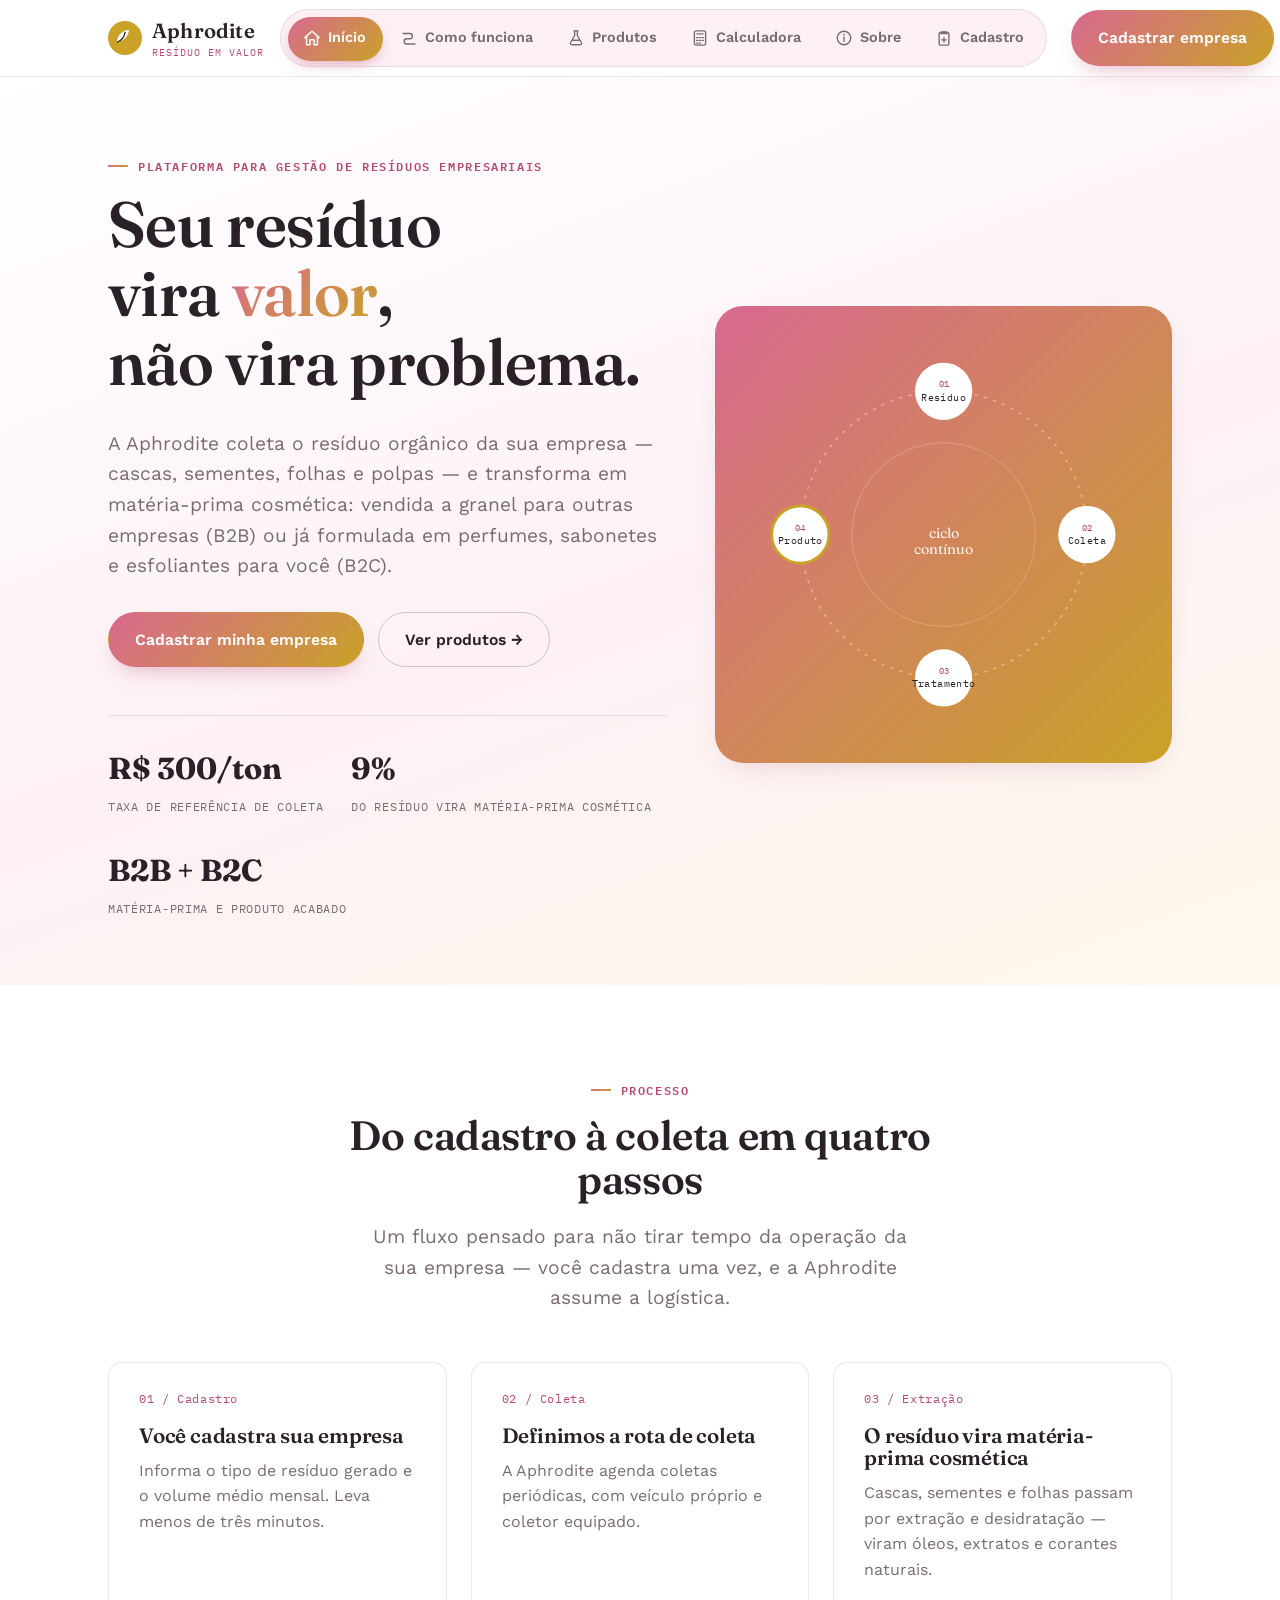
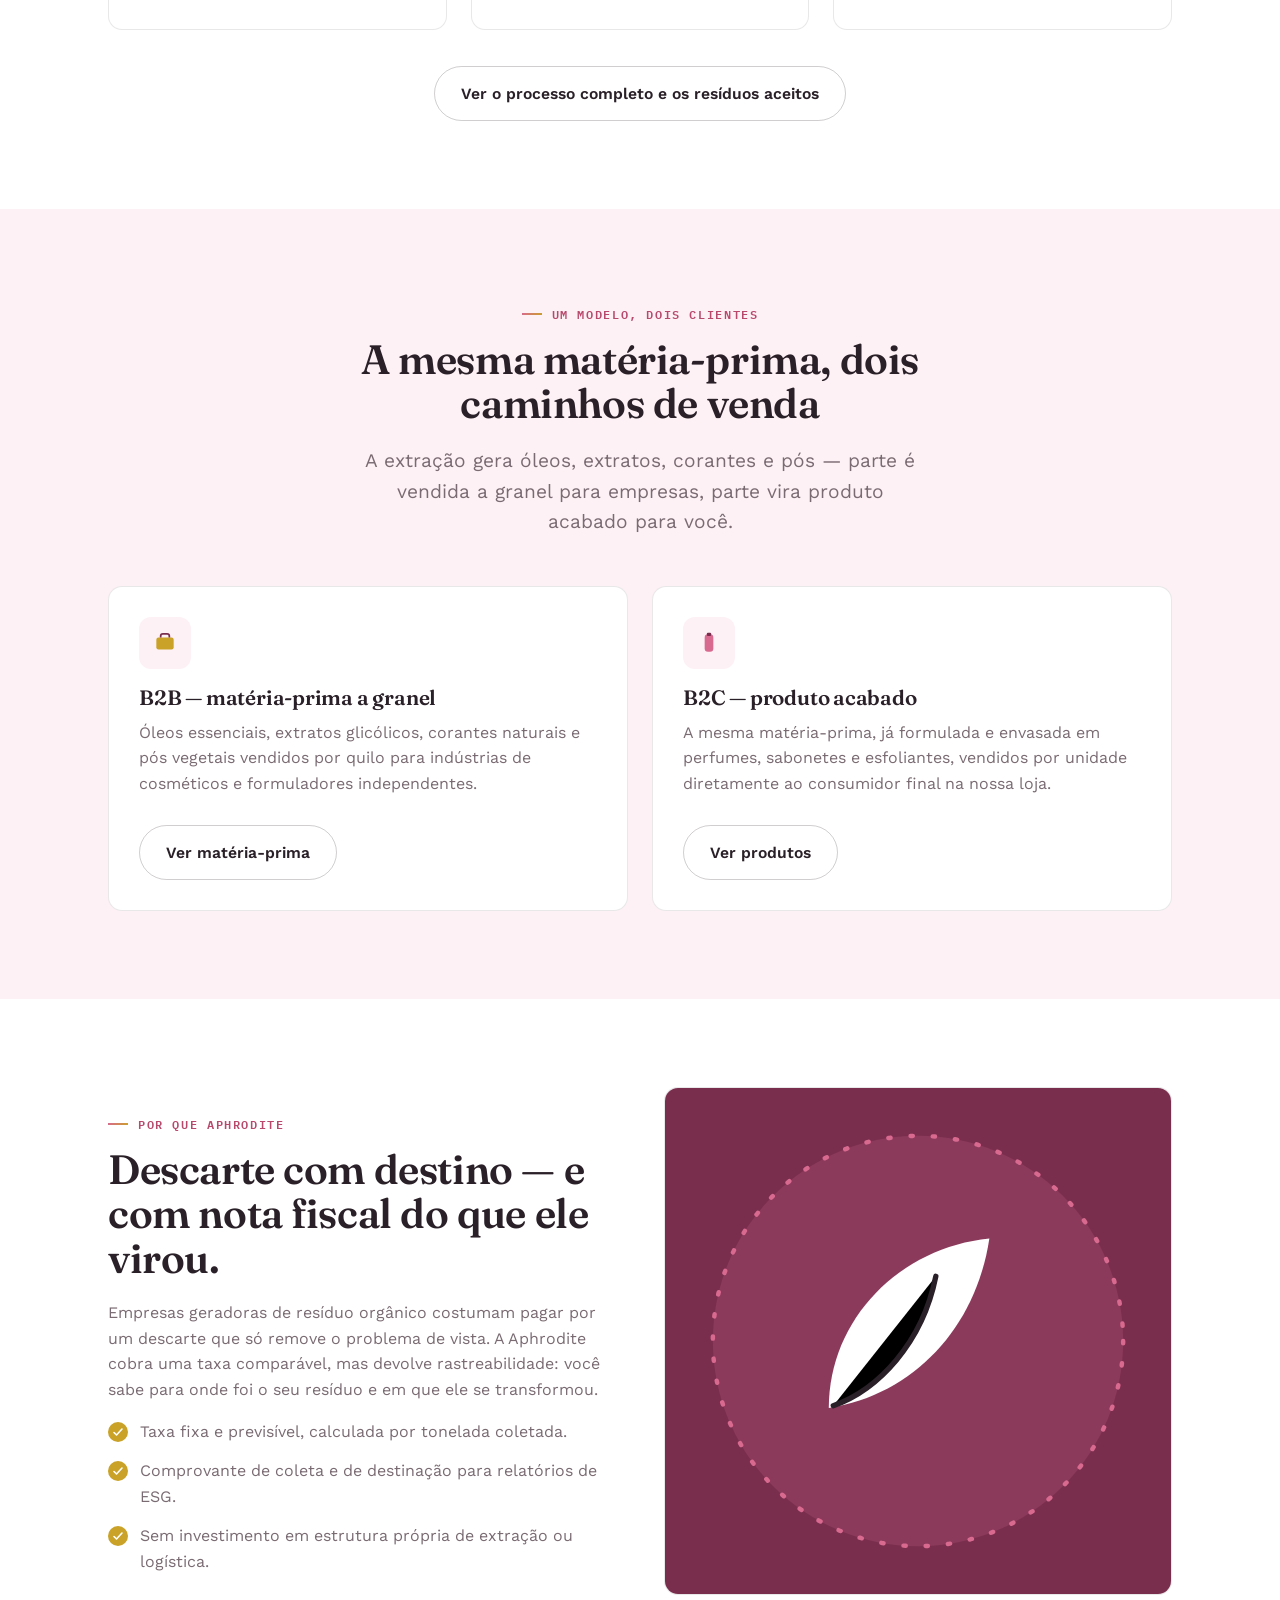
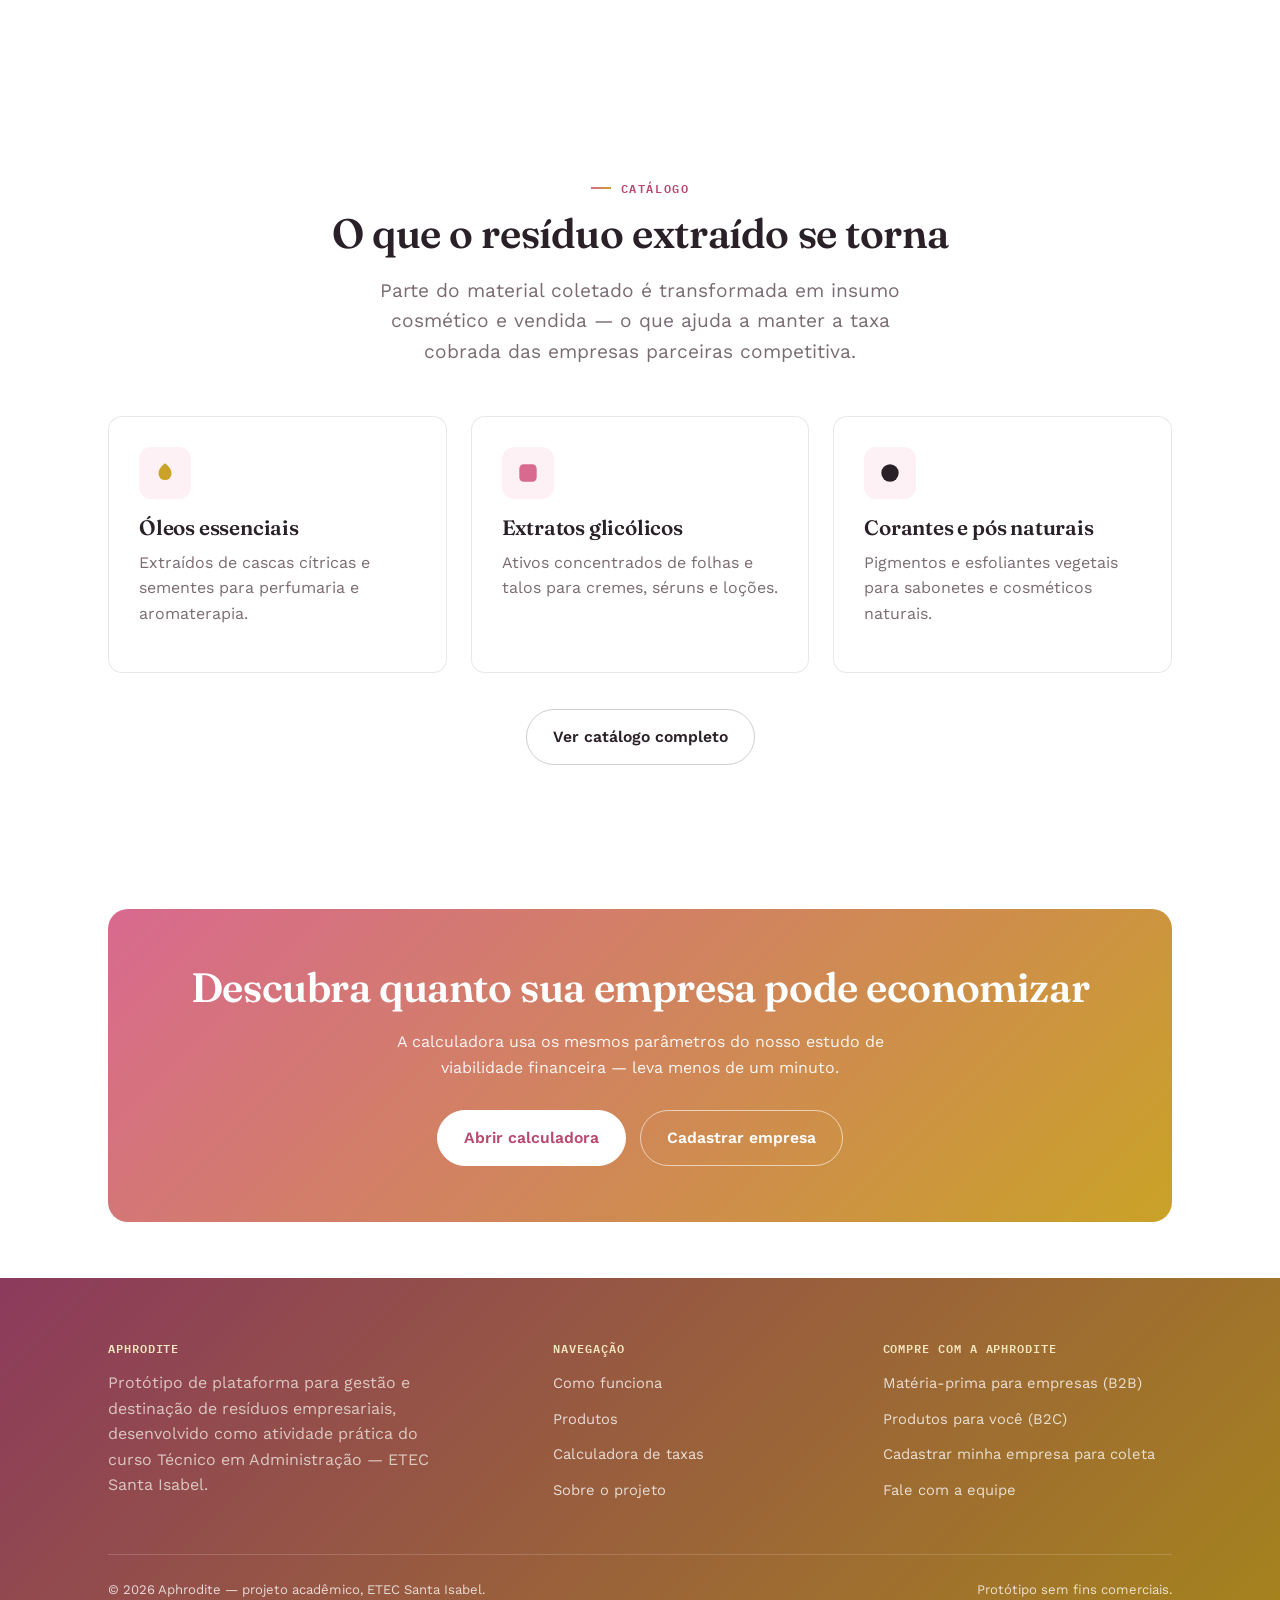
<file: index.html>
<!DOCTYPE html>
<html lang="pt-BR">
<head>
<meta charset="UTF-8">
<meta name="viewport" content="width=device-width, initial-scale=1.0">
<title>Aphrodite — do resíduo ao valor</title>
<meta name="description" content="Aphrodite conecta empresas geradoras de resíduos a coleta, tratamento e transformação em produtos de valor agregado.">
<link rel="stylesheet" href="css/style.css">
</head>
<body>
<a class="skip-link" href="#conteudo">Pular para o conteúdo</a>

<header class="site-header">
  <div class="container">
    <a class="brand" href="index.html">
      <svg class="brand-mark" viewBox="0 0 34 34" fill="none" xmlns="http://www.w3.org/2000/svg" aria-hidden="true">
        <circle cx="17" cy="17" r="17" fill="#C9A227"/>
        <path d="M9 21c0-6.5 5.2-11.8 12-12-1 6.8-5.4 11.2-12 12z" fill="#FFFFFF"/>
        <path d="M9.5 21c3.3-1.1 6.6-4.4 7.6-9.6" stroke="#2A2027" stroke-width="1.3" stroke-linecap="round"/>
      </svg>
      <span>
        <span class="brand-word">Aphrodite</span>
        <span class="brand-tag">Resíduo em valor</span>
      </span>
    </a>
    <nav class="dock-nav" aria-label="Navegação principal">
      <span class="dock-indicator" aria-hidden="true"></span>
      <a href="index.html" class="dock-item active" title="Início">
        <span class="dock-icon"><svg viewBox="0 0 24 24" fill="none" stroke-linecap="round" stroke-linejoin="round"><path d="M3.5 11.5 12 4l8.5 7.5" stroke-width="1.8"/><path d="M5.5 10v9a1 1 0 0 0 1 1H9.5v-6h5v6h3a1 1 0 0 0 1-1v-9" stroke-width="1.8"/></svg></span>
        <span class="dock-text">Início</span>
      </a>
      <a href="como-funciona.html" class="dock-item" title="Como funciona">
        <span class="dock-icon"><svg viewBox="0 0 24 24" fill="none" stroke-linecap="round" stroke-linejoin="round"><path d="M4 6h9a3.5 3.5 0 0 1 0 7H9a3.5 3.5 0 0 0 0 7h11" stroke-width="1.8"/></svg></span>
        <span class="dock-text">Como funciona</span>
      </a>
      <a href="catalogo.html" class="dock-item" title="Produtos">
        <span class="dock-icon"><svg viewBox="0 0 24 24" fill="none" stroke-linecap="round" stroke-linejoin="round"><path d="M9.5 2.5h5" stroke-width="1.8"/><path d="M10.2 2.5v6.2L4.8 18a2 2 0 0 0 1.7 3h11a2 2 0 0 0 1.7-3l-5.4-9.3V2.5" stroke-width="1.8"/><path d="M7.5 15h9" stroke-width="1.8"/></svg></span>
        <span class="dock-text">Produtos</span>
      </a>
      <a href="calculadora.html" class="dock-item" title="Calculadora">
        <span class="dock-icon"><svg viewBox="0 0 24 24" fill="none" stroke-linecap="round" stroke-linejoin="round"><rect x="4.5" y="2.5" width="15" height="19" rx="2.2" stroke-width="1.8"/><path d="M8 6.5h8" stroke-width="1.8"/><path d="M7.5 11.5h1.6M11.2 11.5h1.6M14.9 11.5h1.6M7.5 15.2h1.6M11.2 15.2h1.6M14.9 15.2h1.6M7.5 18.9h1.6M11.2 18.9h1.6" stroke-width="1.8"/></svg></span>
        <span class="dock-text">Calculadora</span>
      </a>
      <a href="sobre.html" class="dock-item" title="Sobre">
        <span class="dock-icon"><svg viewBox="0 0 24 24" fill="none" stroke-linecap="round" stroke-linejoin="round"><circle cx="12" cy="12" r="9" stroke-width="1.8"/><path d="M12 11v5.5" stroke-width="1.8"/><circle cx="12" cy="7.6" r="1.15" fill="currentColor" stroke="none"/></svg></span>
        <span class="dock-text">Sobre</span>
      </a>
      <a href="cadastro.html" class="dock-item" title="Cadastro">
        <span class="dock-icon"><svg viewBox="0 0 24 24" fill="none" stroke-linecap="round" stroke-linejoin="round"><path d="M9 4h6a1 1 0 0 1 1 1v1H8V5a1 1 0 0 1 1-1z" stroke-width="1.8"/><rect x="5.5" y="4.5" width="13" height="17" rx="2" stroke-width="1.8"/><path d="M12 11.5v6M9 14.5h6" stroke-width="1.8"/></svg></span>
        <span class="dock-text">Cadastro</span>
      </a>
    </nav>
    <a href="cadastro.html" class="btn btn-primary nav-cta">Cadastrar empresa</a>
  </div>
</header>

<main id="conteudo">

  <!-- HERO -->
  <section class="hero">
    <div class="container">
      <div>
        <span class="eyebrow">Plataforma para gestão de resíduos empresariais</span>
        <h1>Seu resíduo<br>vira <em>valor</em>,<br>não vira problema.</h1>
        <p class="lede">A Aphrodite coleta o resíduo orgânico da sua empresa — cascas, sementes, folhas e
          polpas — e transforma em matéria-prima cosmética: vendida a granel para outras empresas (B2B) ou
          já formulada em perfumes, sabonetes e esfoliantes para você (B2C).</p>
        <div class="hero-actions">
          <a href="cadastro.html" class="btn btn-primary">Cadastrar minha empresa</a>
          <a href="catalogo.html" class="btn btn-ghost">Ver produtos →</a>
        </div>
        <div class="hero-stats">
          <div><strong>R$ 300/ton</strong><span>Taxa de referência de coleta</span></div>
          <div><strong>9%</strong><span>Do resíduo vira matéria-prima cosmética</span></div>
          <div><strong>B2B + B2C</strong><span>Matéria-prima e produto acabado</span></div>
        </div>
      </div>

      <div class="cycle-wrap">
        <div class="cycle" role="img" aria-label="Ciclo Aphrodite: resíduo gerado, coleta, tratamento e produto de valor, que realimenta o ciclo">
          <svg viewBox="0 0 420 420" xmlns="http://www.w3.org/2000/svg">
            <circle cx="210" cy="210" r="150" fill="none" stroke="rgba(255,255,255,0.4)" stroke-width="1.5" stroke-dasharray="2 8" stroke-linecap="round"/>
            <circle cx="210" cy="210" r="96" fill="none" stroke="rgba(255,255,255,0.22)" stroke-width="1"/>

            <!-- ponto orbitando -->
            <g class="cycle-orbit-dot">
              <circle cx="210" cy="60" r="5.5" fill="#FFFFFF"/>
              <circle cx="210" cy="60" r="10" fill="none" stroke="#FFFFFF" stroke-width="1" opacity="0.6"/>
            </g>

            <!-- nó 1 -->
            <circle cx="210" cy="60" r="30" fill="#FFFFFF"/>
            <text x="210" y="56" text-anchor="middle" class="cycle-node-num">01</text>
            <text x="210" y="70" text-anchor="middle" class="cycle-node-label">Resíduo</text>

            <!-- nó 2 -->
            <circle cx="360" cy="210" r="30" fill="#FFFFFF"/>
            <text x="360" y="206" text-anchor="middle" class="cycle-node-num">02</text>
            <text x="360" y="220" text-anchor="middle" class="cycle-node-label">Coleta</text>

            <!-- nó 3 -->
            <circle cx="210" cy="360" r="30" fill="#FFFFFF"/>
            <text x="210" y="356" text-anchor="middle" class="cycle-node-num">03</text>
            <text x="210" y="370" text-anchor="middle" class="cycle-node-label">Tratamento</text>

            <!-- nó 4 — etapa de valor, com anel dourado de destaque -->
            <circle cx="60" cy="210" r="30" fill="#FFFFFF" stroke="#C9A227" stroke-width="3"/>
            <text x="60" y="206" text-anchor="middle" class="cycle-node-num">04</text>
            <text x="60" y="220" text-anchor="middle" class="cycle-node-label">Produto</text>

            <text x="210" y="214" text-anchor="middle" font-family="Fraunces, serif" font-size="15" fill="#FFFFFF" opacity="0.9">ciclo</text>
            <text x="210" y="230" text-anchor="middle" font-family="Fraunces, serif" font-size="15" fill="#FFFFFF" opacity="0.9">contínuo</text>
          </svg>
        </div>
      </div>
    </div>
  </section>

  <!-- COMO FUNCIONA -->
  <section>
    <div class="container">
      <div class="section-head center">
        <span class="eyebrow">Processo</span>
        <h2>Do cadastro à coleta em quatro passos</h2>
        <p class="lede" style="margin:0 auto;">Um fluxo pensado para não tirar tempo da operação da sua
          empresa — você cadastra uma vez, e a Aphrodite assume a logística.</p>
      </div>
      <div class="grid grid-3">
        <div class="card card-step">
          <span class="num">01 / Cadastro</span>
          <h3>Você cadastra sua empresa</h3>
          <p>Informa o tipo de resíduo gerado e o volume médio mensal. Leva menos de três minutos.</p>
        </div>
        <div class="card card-step">
          <span class="num">02 / Coleta</span>
          <h3>Definimos a rota de coleta</h3>
          <p>A Aphrodite agenda coletas periódicas, com veículo próprio e coletor equipado.</p>
        </div>
        <div class="card card-step">
          <span class="num">03 / Extração</span>
          <h3>O resíduo vira matéria-prima cosmética</h3>
          <p>Cascas, sementes e folhas passam por extração e desidratação — viram óleos, extratos e corantes naturais.</p>
        </div>
      </div>
      <div style="text-align:center; margin-top:36px;">
        <a href="como-funciona.html" class="btn btn-outline">Ver o processo completo e os resíduos aceitos</a>
      </div>
    </div>
  </section>

  <!-- DUAS FRENTES B2B + B2C -->
  <section class="band-alt">
    <div class="container">
      <div class="section-head center">
        <span class="eyebrow">Um modelo, dois clientes</span>
        <h2>A mesma matéria-prima, dois caminhos de venda</h2>
        <p class="lede" style="margin:0 auto;">A extração gera óleos, extratos, corantes e pós — parte é
          vendida a granel para empresas, parte vira produto acabado para você.</p>
      </div>
      <div class="grid grid-2">
        <div class="card">
          <div class="icon-tile">
            <svg viewBox="0 0 24 24" fill="none"><rect x="4" y="7" width="16" height="11" rx="2" fill="#C9A227"/><path d="M8 7V5.5a2 2 0 0 1 2-2h4a2 2 0 0 1 2 2V7" stroke="#7A2E4D" stroke-width="1.6"/></svg>
          </div>
          <h3>B2B — matéria-prima a granel</h3>
          <p>Óleos essenciais, extratos glicólicos, corantes naturais e pós vegetais vendidos por quilo
            para indústrias de cosméticos e formuladores independentes.</p>
          <a href="catalogo.html#b2b" class="btn btn-outline" style="margin-top:12px;">Ver matéria-prima</a>
        </div>
        <div class="card">
          <div class="icon-tile">
            <svg viewBox="0 0 24 24" fill="none"><rect x="8" y="4" width="8" height="16" rx="3" fill="#D8698F"/><rect x="10" y="2.5" width="4" height="3" rx="1" fill="#7A2E4D"/></svg>
          </div>
          <h3>B2C — produto acabado</h3>
          <p>A mesma matéria-prima, já formulada e envasada em perfumes, sabonetes e esfoliantes,
            vendidos por unidade diretamente ao consumidor final na nossa loja.</p>
          <a href="catalogo.html#b2c" class="btn btn-outline" style="margin-top:12px;">Ver produtos</a>
        </div>
      </div>
    </div>
  </section>

  <!-- POR QUE APHRODITE -->
  <section>
    <div class="container two-col">
      <div>
        <span class="eyebrow">Por que Aphrodite</span>
        <h2>Descarte com destino — e com nota fiscal do que ele virou.</h2>
        <p>Empresas geradoras de resíduo orgânico costumam pagar por um descarte que só remove o problema
          de vista. A Aphrodite cobra uma taxa comparável, mas devolve rastreabilidade: você sabe para onde
          foi o seu resíduo e em que ele se transformou.</p>
        <ul class="list-check">
          <li>
            <svg width="20" height="20" viewBox="0 0 20 20" fill="none"><circle cx="10" cy="10" r="10" fill="#C9A227"/><path d="M6 10.5l2.5 2.5L14 7" stroke="#FFFFFF" stroke-width="1.6" stroke-linecap="round" stroke-linejoin="round"/></svg>
            <span>Taxa fixa e previsível, calculada por tonelada coletada.</span>
          </li>
          <li>
            <svg width="20" height="20" viewBox="0 0 20 20" fill="none"><circle cx="10" cy="10" r="10" fill="#C9A227"/><path d="M6 10.5l2.5 2.5L14 7" stroke="#FFFFFF" stroke-width="1.6" stroke-linecap="round" stroke-linejoin="round"/></svg>
            <span>Comprovante de coleta e de destinação para relatórios de ESG.</span>
          </li>
          <li>
            <svg width="20" height="20" viewBox="0 0 20 20" fill="none"><circle cx="10" cy="10" r="10" fill="#C9A227"/><path d="M6 10.5l2.5 2.5L14 7" stroke="#FFFFFF" stroke-width="1.6" stroke-linecap="round" stroke-linejoin="round"/></svg>
            <span>Sem investimento em estrutura própria de extração ou logística.</span>
          </li>
        </ul>
      </div>
      <div class="card" style="padding:0; overflow:hidden;">
        <div class="product-visual" style="aspect-ratio:1/1; background:var(--loam);">
          <svg viewBox="0 0 200 200" width="70%" xmlns="http://www.w3.org/2000/svg">
            <circle cx="100" cy="100" r="92" fill="#8C3A5C"/>
            <path d="M60 130c0-40 32-72 72-76-6 40-34 70-72 76z" fill="#FFFFFF"/>
            <path d="M62 129c20-7 40-28 46-58" stroke="#2A2027" stroke-width="2.4" stroke-linecap="round"/>
            <circle cx="100" cy="100" r="92" fill="none" stroke="#D8698F" stroke-width="2" stroke-dasharray="1 9" stroke-linecap="round"/>
          </svg>
        </div>
      </div>
    </div>
  </section>

  <!-- PRODUTOS -->
  <section>
    <div class="container">
      <div class="section-head center">
        <span class="eyebrow">Catálogo</span>
        <h2>O que o resíduo extraído se torna</h2>
        <p class="lede" style="margin:0 auto;">Parte do material coletado é transformada em insumo
          cosmético e vendida — o que ajuda a manter a taxa cobrada das empresas parceiras competitiva.</p>
      </div>
      <div class="grid grid-3">
        <div class="card">
          <div class="icon-tile">
            <svg viewBox="0 0 24 24" fill="none"><path d="M12 3c4 3 6 6 6 9.5A6 6 0 0 1 6 12.5C6 9 8 6 12 3z" fill="#C9A227"/></svg>
          </div>
          <h3>Óleos essenciais</h3>
          <p>Extraídos de cascas cítricas e sementes para perfumaria e aromaterapia.</p>
        </div>
        <div class="card">
          <div class="icon-tile">
            <svg viewBox="0 0 24 24" fill="none"><rect x="4" y="4" width="16" height="16" rx="4" fill="#D8698F"/></svg>
          </div>
          <h3>Extratos glicólicos</h3>
          <p>Ativos concentrados de folhas e talos para cremes, séruns e loções.</p>
        </div>
        <div class="card">
          <div class="icon-tile">
            <svg viewBox="0 0 24 24" fill="none"><circle cx="12" cy="12" r="8" fill="#2A2027"/></svg>
          </div>
          <h3>Corantes e pós naturais</h3>
          <p>Pigmentos e esfoliantes vegetais para sabonetes e cosméticos naturais.</p>
        </div>
      </div>
      <div style="text-align:center; margin-top:36px;">
        <a href="catalogo.html" class="btn btn-outline">Ver catálogo completo</a>
      </div>
    </div>
  </section>

  <!-- CTA -->
  <section class="tight">
    <div class="container">
      <div class="cta-band">
        <h2>Descubra quanto sua empresa pode economizar</h2>
        <p>A calculadora usa os mesmos parâmetros do nosso estudo de viabilidade financeira — leva menos de um minuto.</p>
        <div class="hero-actions" style="justify-content:center;">
          <a href="calculadora.html" class="btn btn-outline">Abrir calculadora</a>
          <a href="cadastro.html" class="btn btn-ghost">Cadastrar empresa</a>
        </div>
      </div>
    </div>
  </section>

</main>

<footer class="site-footer">
  <div class="container">
    <div class="footer-grid">
      <div>
        <h4>Aphrodite</h4>
        <p style="max-width:34ch; color:rgba(248,247,239,0.72);">Protótipo de plataforma para gestão e
          destinação de resíduos empresariais, desenvolvido como atividade prática do curso Técnico em
          Administração — ETEC Santa Isabel.</p>
      </div>
      <div>
        <h4>Navegação</h4>
        <ul>
          <li><a href="como-funciona.html">Como funciona</a></li>
          <li><a href="catalogo.html">Produtos</a></li>
          <li><a href="calculadora.html">Calculadora de taxas</a></li>
          <li><a href="sobre.html">Sobre o projeto</a></li>
        </ul>
      </div>
      <div>
        <h4>Compre com a Aphrodite</h4>
        <ul>
          <li><a href="catalogo.html#b2b">Matéria-prima para empresas (B2B)</a></li>
          <li><a href="catalogo.html#b2c">Produtos para você (B2C)</a></li>
          <li><a href="cadastro.html">Cadastrar minha empresa para coleta</a></li>
          <li><a href="sobre.html#equipe">Fale com a equipe</a></li>
        </ul>
      </div>
    </div>
    <div class="footer-bottom">
      <span>© 2026 Aphrodite — projeto acadêmico, ETEC Santa Isabel.</span>
      <span>Protótipo sem fins comerciais.</span>
    </div>
  </div>
</footer>

<script src="js/main.js"></script>
</body>
</html>
</file>
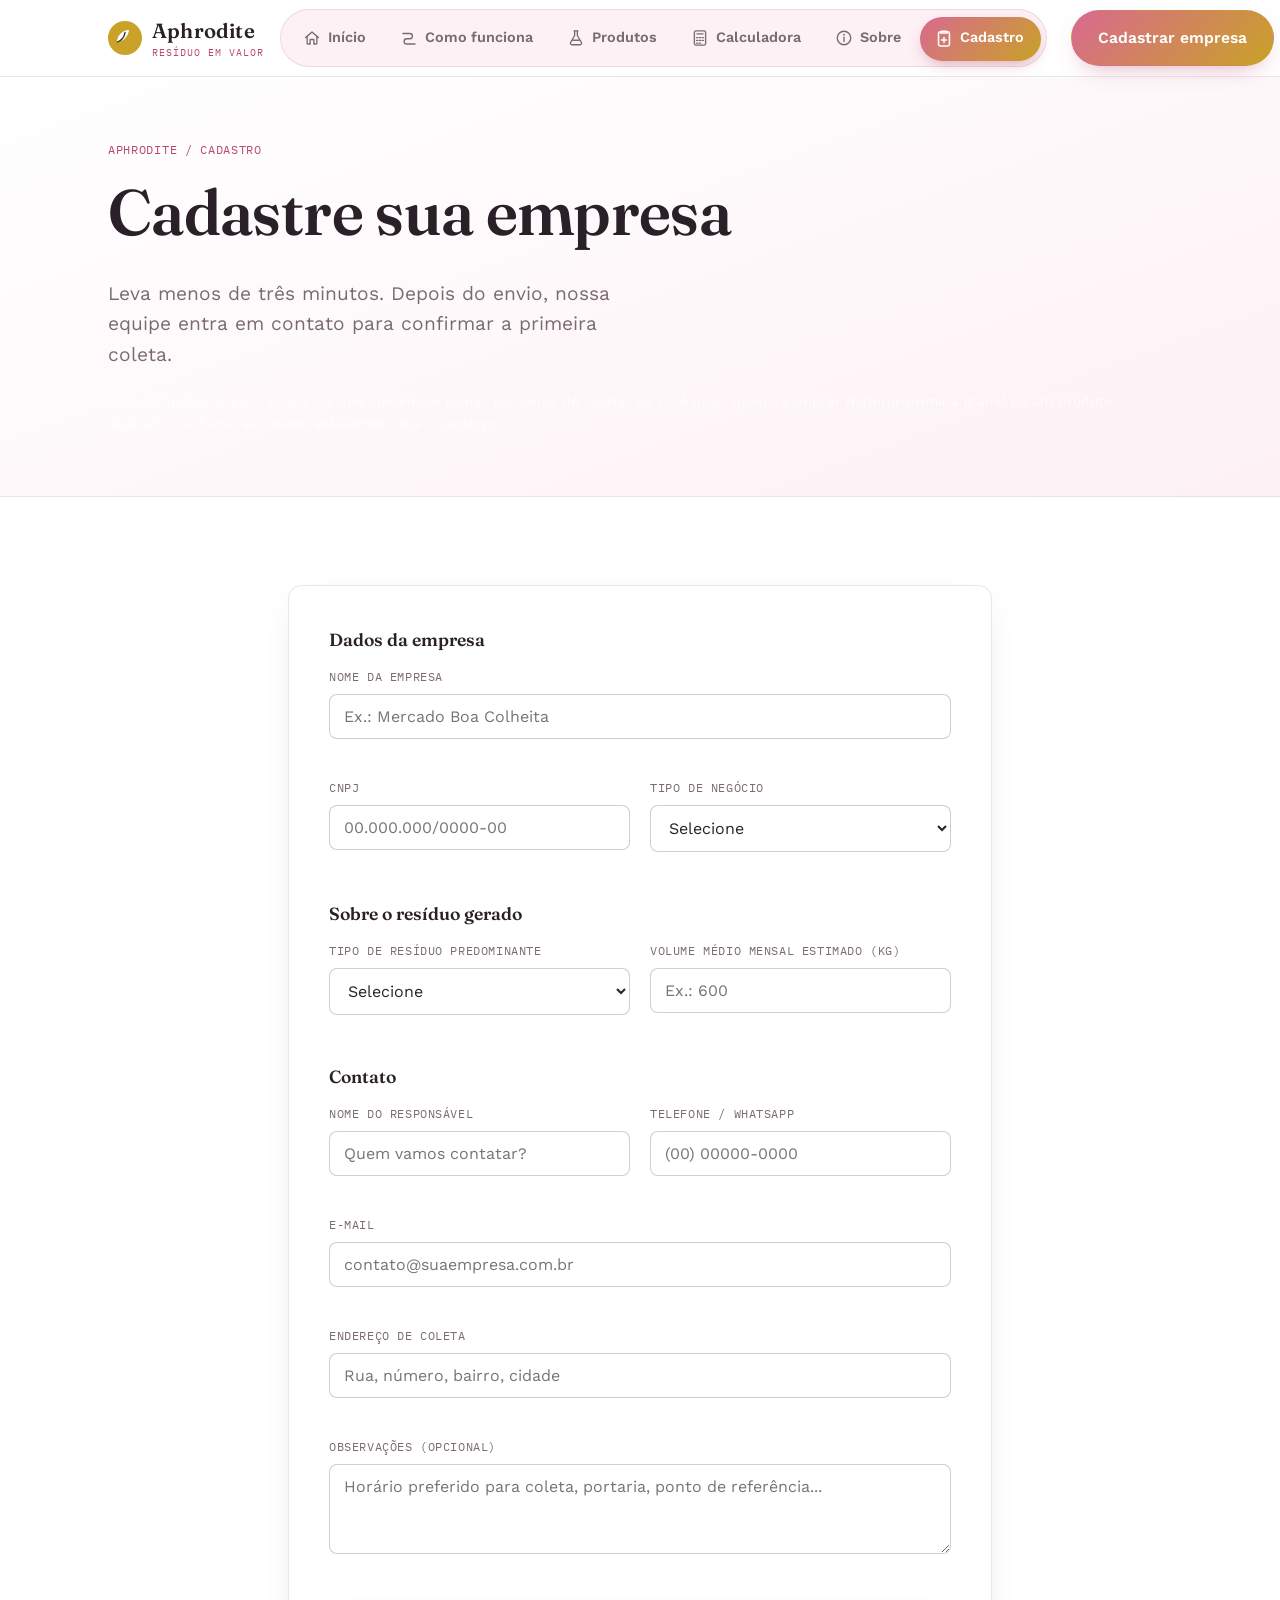
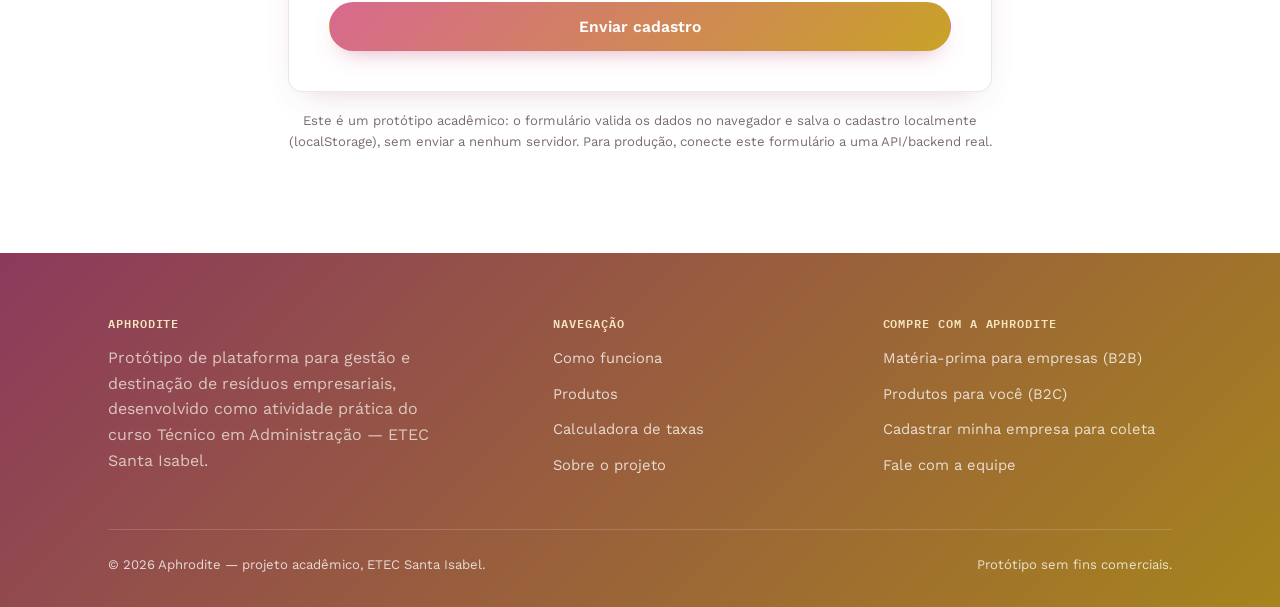
<file: cadastro.html>
<!DOCTYPE html>
<html lang="pt-BR">
<head>
<meta charset="UTF-8">
<meta name="viewport" content="width=device-width, initial-scale=1.0">
<title>Cadastrar empresa — Aphrodite</title>
<meta name="description" content="Cadastre sua empresa na Aphrodite e receba uma proposta de coleta e tratamento de resíduos.">
<link rel="stylesheet" href="css/style.css">
</head>
<body>
<a class="skip-link" href="#conteudo">Pular para o conteúdo</a>

<header class="site-header">
  <div class="container">
    <a class="brand" href="index.html">
      <svg class="brand-mark" viewBox="0 0 34 34" fill="none" xmlns="http://www.w3.org/2000/svg" aria-hidden="true">
        <circle cx="17" cy="17" r="17" fill="#C9A227"/>
        <path d="M9 21c0-6.5 5.2-11.8 12-12-1 6.8-5.4 11.2-12 12z" fill="#FFFFFF"/>
        <path d="M9.5 21c3.3-1.1 6.6-4.4 7.6-9.6" stroke="#2A2027" stroke-width="1.3" stroke-linecap="round"/>
      </svg>
      <span>
        <span class="brand-word">Aphrodite</span>
        <span class="brand-tag">Resíduo em valor</span>
      </span>
    </a>
    <nav class="dock-nav" aria-label="Navegação principal">
      <span class="dock-indicator" aria-hidden="true"></span>
      <a href="index.html" class="dock-item" title="Início">
        <span class="dock-icon"><svg viewBox="0 0 24 24" fill="none" stroke-linecap="round" stroke-linejoin="round"><path d="M3.5 11.5 12 4l8.5 7.5" stroke-width="1.8"/><path d="M5.5 10v9a1 1 0 0 0 1 1H9.5v-6h5v6h3a1 1 0 0 0 1-1v-9" stroke-width="1.8"/></svg></span>
        <span class="dock-text">Início</span>
      </a>
      <a href="como-funciona.html" class="dock-item" title="Como funciona">
        <span class="dock-icon"><svg viewBox="0 0 24 24" fill="none" stroke-linecap="round" stroke-linejoin="round"><path d="M4 6h9a3.5 3.5 0 0 1 0 7H9a3.5 3.5 0 0 0 0 7h11" stroke-width="1.8"/></svg></span>
        <span class="dock-text">Como funciona</span>
      </a>
      <a href="catalogo.html" class="dock-item" title="Produtos">
        <span class="dock-icon"><svg viewBox="0 0 24 24" fill="none" stroke-linecap="round" stroke-linejoin="round"><path d="M9.5 2.5h5" stroke-width="1.8"/><path d="M10.2 2.5v6.2L4.8 18a2 2 0 0 0 1.7 3h11a2 2 0 0 0 1.7-3l-5.4-9.3V2.5" stroke-width="1.8"/><path d="M7.5 15h9" stroke-width="1.8"/></svg></span>
        <span class="dock-text">Produtos</span>
      </a>
      <a href="calculadora.html" class="dock-item" title="Calculadora">
        <span class="dock-icon"><svg viewBox="0 0 24 24" fill="none" stroke-linecap="round" stroke-linejoin="round"><rect x="4.5" y="2.5" width="15" height="19" rx="2.2" stroke-width="1.8"/><path d="M8 6.5h8" stroke-width="1.8"/><path d="M7.5 11.5h1.6M11.2 11.5h1.6M14.9 11.5h1.6M7.5 15.2h1.6M11.2 15.2h1.6M14.9 15.2h1.6M7.5 18.9h1.6M11.2 18.9h1.6" stroke-width="1.8"/></svg></span>
        <span class="dock-text">Calculadora</span>
      </a>
      <a href="sobre.html" class="dock-item" title="Sobre">
        <span class="dock-icon"><svg viewBox="0 0 24 24" fill="none" stroke-linecap="round" stroke-linejoin="round"><circle cx="12" cy="12" r="9" stroke-width="1.8"/><path d="M12 11v5.5" stroke-width="1.8"/><circle cx="12" cy="7.6" r="1.15" fill="currentColor" stroke="none"/></svg></span>
        <span class="dock-text">Sobre</span>
      </a>
      <a href="cadastro.html" class="dock-item active" title="Cadastro">
        <span class="dock-icon"><svg viewBox="0 0 24 24" fill="none" stroke-linecap="round" stroke-linejoin="round"><path d="M9 4h6a1 1 0 0 1 1 1v1H8V5a1 1 0 0 1 1-1z" stroke-width="1.8"/><rect x="5.5" y="4.5" width="13" height="17" rx="2" stroke-width="1.8"/><path d="M12 11.5v6M9 14.5h6" stroke-width="1.8"/></svg></span>
        <span class="dock-text">Cadastro</span>
      </a>
    </nav>
    <a href="cadastro.html" class="btn btn-primary nav-cta">Cadastrar empresa</a>
  </div>
</header>

<main id="conteudo">

  <section class="page-hero">
    <div class="container">
      <div class="breadcrumb">Aphrodite / Cadastro</div>
      <h1>Cadastre sua empresa</h1>
      <p class="lede">Leva menos de três minutos. Depois do envio, nossa equipe entra em contato para
        confirmar a primeira coleta.</p>
      <p style="font-size:0.86rem; color:rgba(255,255,255,0.72); margin-top:10px;">Este formulário é para
        empresas que querem se tornar parceiras de coleta. Se você quer apenas comprar matéria-prima a
        granel ou um produto acabado (perfume, sabonete, esfoliante), veja o
        <a href="catalogo.html" style="color:inherit; text-decoration:underline;">catálogo</a>.</p>
    </div>
  </section>

  <section>
    <div class="container" style="max-width:760px;">
      <form id="form-cadastro" class="form-card" novalidate>

        <fieldset>
          <legend>Dados da empresa</legend>
          <div class="form-grid">
            <div class="field full">
              <label for="nome-empresa">Nome da empresa</label>
              <input type="text" id="nome-empresa" name="nome-empresa" required placeholder="Ex.: Mercado Boa Colheita">
            </div>
            <div class="field">
              <label for="cnpj">CNPJ</label>
              <input type="text" id="cnpj" name="cnpj" required placeholder="00.000.000/0000-00" inputmode="numeric">
            </div>
            <div class="field">
              <label for="tipo-negocio">Tipo de negócio</label>
              <select id="tipo-negocio" name="tipo-negocio" required>
                <option value="" disabled selected>Selecione</option>
                <option value="mercado">Mercado / supermercado</option>
                <option value="restaurante">Restaurante / food service</option>
                <option value="industria-alimenticia">Indústria alimentícia</option>
                <option value="varejo">Varejo em geral</option>
                <option value="condominio">Condomínio / instituição</option>
                <option value="outro">Outro</option>
              </select>
            </div>
          </div>
        </fieldset>

        <fieldset>
          <legend>Sobre o resíduo gerado</legend>
          <div class="form-grid">
            <div class="field">
              <label for="tipo-residuo">Tipo de resíduo predominante</label>
              <select id="tipo-residuo" name="tipo-residuo" required>
                <option value="" disabled selected>Selecione</option>
                <option value="organico-alimentar">Orgânico alimentar</option>
                <option value="poda-jardinagem">Poda e jardinagem</option>
                <option value="embalagens">Embalagens biodegradáveis</option>
                <option value="agroindustrial">Agroindustrial</option>
                <option value="misto">Misto</option>
              </select>
            </div>
            <div class="field">
              <label for="volume-medio">Volume médio mensal estimado (kg)</label>
              <input type="number" id="volume-medio" name="volume-medio" min="0" required placeholder="Ex.: 600">
            </div>
          </div>
        </fieldset>

        <fieldset>
          <legend>Contato</legend>
          <div class="form-grid">
            <div class="field">
              <label for="responsavel">Nome do responsável</label>
              <input type="text" id="responsavel" name="responsavel" required placeholder="Quem vamos contatar?">
            </div>
            <div class="field">
              <label for="telefone">Telefone / WhatsApp</label>
              <input type="tel" id="telefone" name="telefone" required placeholder="(00) 00000-0000">
            </div>
            <div class="field full">
              <label for="email">E-mail</label>
              <input type="email" id="email" name="email" required placeholder="contato@suaempresa.com.br">
            </div>
            <div class="field full">
              <label for="endereco">Endereço de coleta</label>
              <input type="text" id="endereco" name="endereco" required placeholder="Rua, número, bairro, cidade">
            </div>
            <div class="field full">
              <label for="observacoes">Observações (opcional)</label>
              <textarea id="observacoes" name="observacoes" placeholder="Horário preferido para coleta, portaria, ponto de referência..."></textarea>
            </div>
          </div>
        </fieldset>

        <button type="submit" class="btn btn-primary btn-block">Enviar cadastro</button>
        <div id="cadastro-msg" class="form-msg" role="status"></div>
      </form>

      <p style="font-size:0.82rem; color:var(--ink-soft); text-align:center; margin-top:18px;">
        Este é um protótipo acadêmico: o formulário valida os dados no navegador e salva o cadastro
        localmente (localStorage), sem enviar a nenhum servidor. Para produção, conecte este formulário a
        uma API/backend real.
      </p>
    </div>
  </section>

</main>

<footer class="site-footer">
  <div class="container">
    <div class="footer-grid">
      <div>
        <h4>Aphrodite</h4>
        <p style="max-width:34ch; color:rgba(248,247,239,0.72);">Protótipo de plataforma para gestão e
          destinação de resíduos empresariais, desenvolvido como atividade prática do curso Técnico em
          Administração — ETEC Santa Isabel.</p>
      </div>
      <div>
        <h4>Navegação</h4>
        <ul>
          <li><a href="como-funciona.html">Como funciona</a></li>
          <li><a href="catalogo.html">Produtos</a></li>
          <li><a href="calculadora.html">Calculadora de taxas</a></li>
          <li><a href="sobre.html">Sobre o projeto</a></li>
        </ul>
      </div>
      <div>
        <h4>Compre com a Aphrodite</h4>
        <ul>
          <li><a href="catalogo.html#b2b">Matéria-prima para empresas (B2B)</a></li>
          <li><a href="catalogo.html#b2c">Produtos para você (B2C)</a></li>
          <li><a href="cadastro.html">Cadastrar minha empresa para coleta</a></li>
          <li><a href="sobre.html#equipe">Fale com a equipe</a></li>
        </ul>
      </div>
    </div>
    <div class="footer-bottom">
      <span>© 2026 Aphrodite — projeto acadêmico, ETEC Santa Isabel.</span>
      <span>Protótipo sem fins comerciais.</span>
    </div>
  </div>
</footer>

<script src="js/main.js"></script>
</body>
</html>
</file>
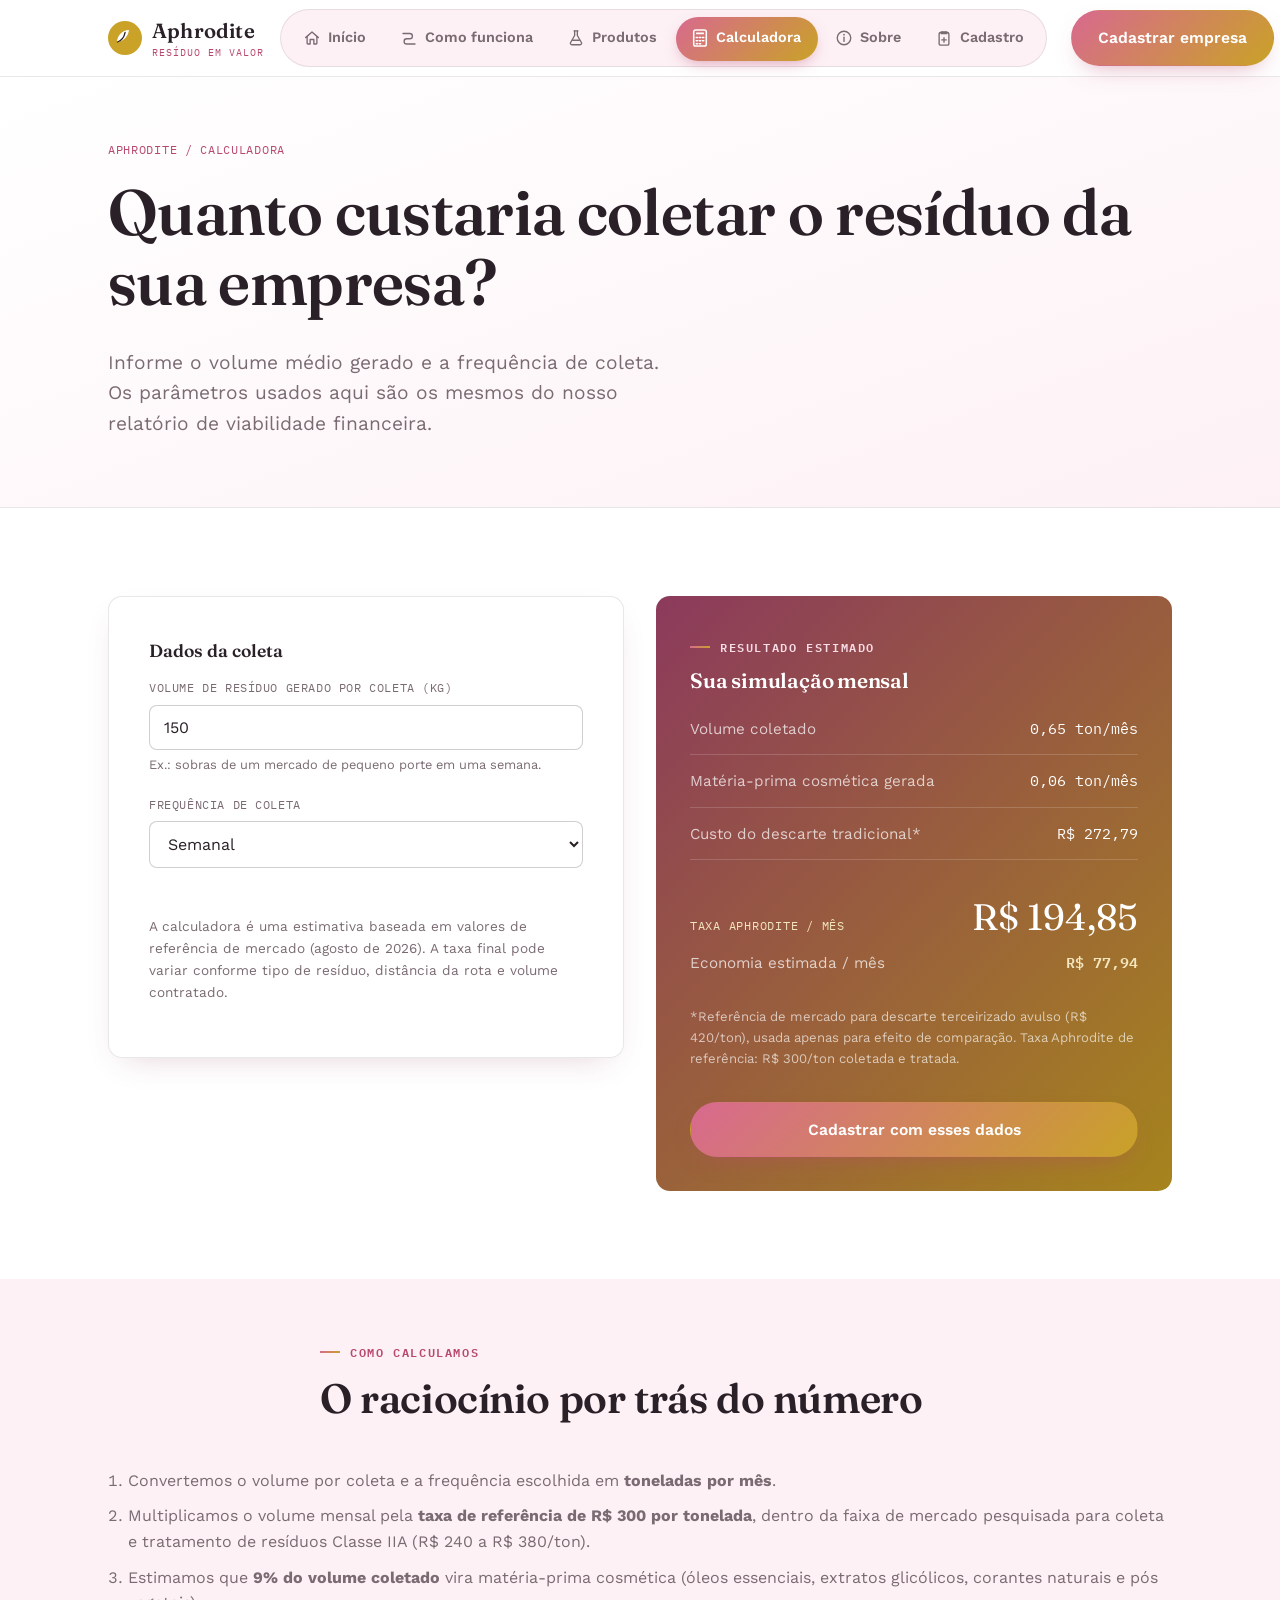
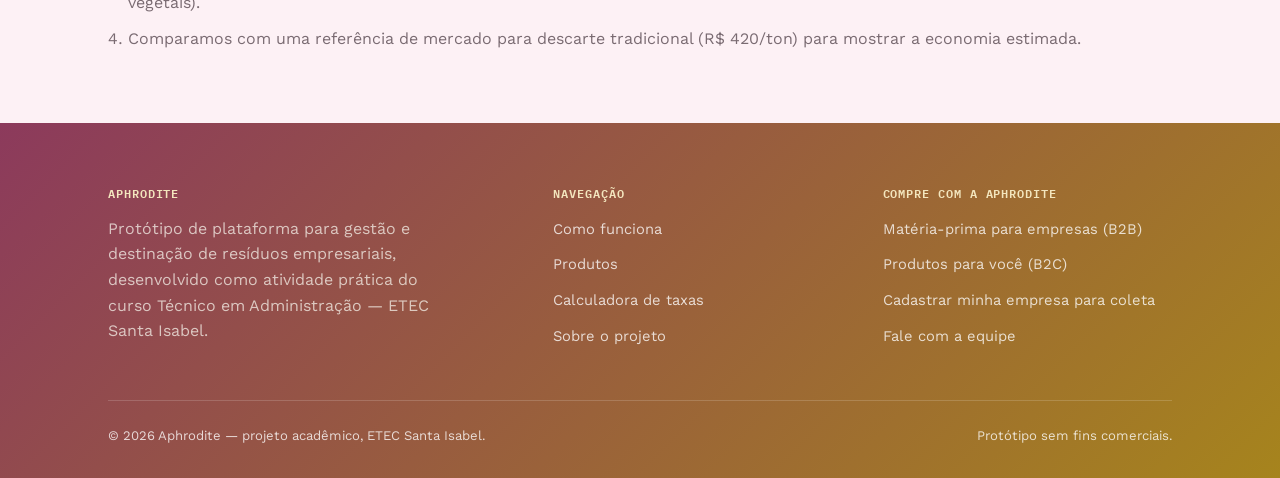
<file: calculadora.html>
<!DOCTYPE html>
<html lang="pt-BR">
<head>
<meta charset="UTF-8">
<meta name="viewport" content="width=device-width, initial-scale=1.0">
<title>Calculadora de taxas — Aphrodite</title>
<meta name="description" content="Simule quanto custaria a coleta e o tratamento do resíduo da sua empresa com a Aphrodite.">
<link rel="stylesheet" href="css/style.css">
</head>
<body>
<a class="skip-link" href="#conteudo">Pular para o conteúdo</a>

<header class="site-header">
  <div class="container">
    <a class="brand" href="index.html">
      <svg class="brand-mark" viewBox="0 0 34 34" fill="none" xmlns="http://www.w3.org/2000/svg" aria-hidden="true">
        <circle cx="17" cy="17" r="17" fill="#C9A227"/>
        <path d="M9 21c0-6.5 5.2-11.8 12-12-1 6.8-5.4 11.2-12 12z" fill="#FFFFFF"/>
        <path d="M9.5 21c3.3-1.1 6.6-4.4 7.6-9.6" stroke="#2A2027" stroke-width="1.3" stroke-linecap="round"/>
      </svg>
      <span>
        <span class="brand-word">Aphrodite</span>
        <span class="brand-tag">Resíduo em valor</span>
      </span>
    </a>
    <nav class="dock-nav" aria-label="Navegação principal">
      <span class="dock-indicator" aria-hidden="true"></span>
      <a href="index.html" class="dock-item" title="Início">
        <span class="dock-icon"><svg viewBox="0 0 24 24" fill="none" stroke-linecap="round" stroke-linejoin="round"><path d="M3.5 11.5 12 4l8.5 7.5" stroke-width="1.8"/><path d="M5.5 10v9a1 1 0 0 0 1 1H9.5v-6h5v6h3a1 1 0 0 0 1-1v-9" stroke-width="1.8"/></svg></span>
        <span class="dock-text">Início</span>
      </a>
      <a href="como-funciona.html" class="dock-item" title="Como funciona">
        <span class="dock-icon"><svg viewBox="0 0 24 24" fill="none" stroke-linecap="round" stroke-linejoin="round"><path d="M4 6h9a3.5 3.5 0 0 1 0 7H9a3.5 3.5 0 0 0 0 7h11" stroke-width="1.8"/></svg></span>
        <span class="dock-text">Como funciona</span>
      </a>
      <a href="catalogo.html" class="dock-item" title="Produtos">
        <span class="dock-icon"><svg viewBox="0 0 24 24" fill="none" stroke-linecap="round" stroke-linejoin="round"><path d="M9.5 2.5h5" stroke-width="1.8"/><path d="M10.2 2.5v6.2L4.8 18a2 2 0 0 0 1.7 3h11a2 2 0 0 0 1.7-3l-5.4-9.3V2.5" stroke-width="1.8"/><path d="M7.5 15h9" stroke-width="1.8"/></svg></span>
        <span class="dock-text">Produtos</span>
      </a>
      <a href="calculadora.html" class="dock-item active" title="Calculadora">
        <span class="dock-icon"><svg viewBox="0 0 24 24" fill="none" stroke-linecap="round" stroke-linejoin="round"><rect x="4.5" y="2.5" width="15" height="19" rx="2.2" stroke-width="1.8"/><path d="M8 6.5h8" stroke-width="1.8"/><path d="M7.5 11.5h1.6M11.2 11.5h1.6M14.9 11.5h1.6M7.5 15.2h1.6M11.2 15.2h1.6M14.9 15.2h1.6M7.5 18.9h1.6M11.2 18.9h1.6" stroke-width="1.8"/></svg></span>
        <span class="dock-text">Calculadora</span>
      </a>
      <a href="sobre.html" class="dock-item" title="Sobre">
        <span class="dock-icon"><svg viewBox="0 0 24 24" fill="none" stroke-linecap="round" stroke-linejoin="round"><circle cx="12" cy="12" r="9" stroke-width="1.8"/><path d="M12 11v5.5" stroke-width="1.8"/><circle cx="12" cy="7.6" r="1.15" fill="currentColor" stroke="none"/></svg></span>
        <span class="dock-text">Sobre</span>
      </a>
      <a href="cadastro.html" class="dock-item" title="Cadastro">
        <span class="dock-icon"><svg viewBox="0 0 24 24" fill="none" stroke-linecap="round" stroke-linejoin="round"><path d="M9 4h6a1 1 0 0 1 1 1v1H8V5a1 1 0 0 1 1-1z" stroke-width="1.8"/><rect x="5.5" y="4.5" width="13" height="17" rx="2" stroke-width="1.8"/><path d="M12 11.5v6M9 14.5h6" stroke-width="1.8"/></svg></span>
        <span class="dock-text">Cadastro</span>
      </a>
    </nav>
    <a href="cadastro.html" class="btn btn-primary nav-cta">Cadastrar empresa</a>
  </div>
</header>

<main id="conteudo">

  <section class="page-hero">
    <div class="container">
      <div class="breadcrumb">Aphrodite / Calculadora</div>
      <h1>Quanto custaria coletar o resíduo da sua empresa?</h1>
      <p class="lede">Informe o volume médio gerado e a frequência de coleta. Os parâmetros usados aqui são
        os mesmos do nosso relatório de viabilidade financeira.</p>
    </div>
  </section>

  <section>
    <div class="container">
      <div class="calc-layout">

        <form id="form-calculadora" class="form-card" onsubmit="return false;">
          <fieldset>
            <legend>Dados da coleta</legend>

            <div class="field">
              <label for="calc-volume">Volume de resíduo gerado por coleta (kg)</label>
              <input type="number" id="calc-volume" name="calc-volume" min="0" step="1" value="150" inputmode="numeric">
              <span class="hint">Ex.: sobras de um mercado de pequeno porte em uma semana.</span>
            </div>

            <div class="field">
              <label for="calc-frequencia">Frequência de coleta</label>
              <select id="calc-frequencia" name="calc-frequencia">
                <option value="semanal" selected>Semanal</option>
                <option value="quinzenal">Quinzenal</option>
                <option value="mensal">Mensal (coleta única)</option>
              </select>
            </div>
          </fieldset>

          <p style="font-size:0.85rem; color:var(--ink-soft);">A calculadora é uma estimativa baseada em
            valores de referência de mercado (agosto de 2026). A taxa final pode variar conforme tipo de
            resíduo, distância da rota e volume contratado.</p>
        </form>

        <aside class="result-card">
          <span class="eyebrow" style="color:var(--marigold-light);">Resultado estimado</span>
          <h3>Sua simulação mensal</h3>

          <div class="result-line"><span>Volume coletado</span><span id="res-volume">—</span></div>
          <div class="result-line"><span>Matéria-prima cosmética gerada</span><span id="res-produto">—</span></div>
          <div class="result-line"><span>Custo do descarte tradicional*</span><span id="res-tradicional">—</span></div>

          <div class="result-total">
            <span class="label">Taxa Aphrodite / mês</span>
            <span class="value" id="res-taxa">—</span>
          </div>
          <div class="result-line" style="border-bottom:none; padding-top:4px;">
            <span>Economia estimada / mês</span>
            <span id="res-economia" style="font-weight:600;">—</span>
          </div>

          <p class="result-note">*Referência de mercado para descarte terceirizado avulso (R$ 420/ton),
            usada apenas para efeito de comparação. Taxa Aphrodite de referência: R$ 300/ton coletada e
            tratada.</p>

          <a href="cadastro.html" class="btn btn-primary btn-block" style="margin-top:20px;">Cadastrar com esses dados</a>
        </aside>

      </div>
    </div>
  </section>

  <section class="band-alt tight">
    <div class="container">
      <div class="section-head">
        <span class="eyebrow">Como calculamos</span>
        <h2>O raciocínio por trás do número</h2>
      </div>
      <ol style="padding-left:20px; color:var(--ink-soft); display:flex; flex-direction:column; gap:10px;">
        <li>Convertemos o volume por coleta e a frequência escolhida em <strong>toneladas por mês</strong>.</li>
        <li>Multiplicamos o volume mensal pela <strong>taxa de referência de R$ 300 por tonelada</strong>, dentro
          da faixa de mercado pesquisada para coleta e tratamento de resíduos Classe IIA (R$ 240 a R$ 380/ton).</li>
        <li>Estimamos que <strong>9% do volume coletado</strong> vira matéria-prima cosmética (óleos
          essenciais, extratos glicólicos, corantes naturais e pós vegetais).</li>
        <li>Comparamos com uma referência de mercado para descarte tradicional (R$ 420/ton) para mostrar a
          economia estimada.</li>
      </ol>
    </div>
  </section>

</main>

<footer class="site-footer">
  <div class="container">
    <div class="footer-grid">
      <div>
        <h4>Aphrodite</h4>
        <p style="max-width:34ch; color:rgba(248,247,239,0.72);">Protótipo de plataforma para gestão e
          destinação de resíduos empresariais, desenvolvido como atividade prática do curso Técnico em
          Administração — ETEC Santa Isabel.</p>
      </div>
      <div>
        <h4>Navegação</h4>
        <ul>
          <li><a href="como-funciona.html">Como funciona</a></li>
          <li><a href="catalogo.html">Produtos</a></li>
          <li><a href="calculadora.html">Calculadora de taxas</a></li>
          <li><a href="sobre.html">Sobre o projeto</a></li>
        </ul>
      </div>
      <div>
        <h4>Compre com a Aphrodite</h4>
        <ul>
          <li><a href="catalogo.html#b2b">Matéria-prima para empresas (B2B)</a></li>
          <li><a href="catalogo.html#b2c">Produtos para você (B2C)</a></li>
          <li><a href="cadastro.html">Cadastrar minha empresa para coleta</a></li>
          <li><a href="sobre.html#equipe">Fale com a equipe</a></li>
        </ul>
      </div>
    </div>
    <div class="footer-bottom">
      <span>© 2026 Aphrodite — projeto acadêmico, ETEC Santa Isabel.</span>
      <span>Protótipo sem fins comerciais.</span>
    </div>
  </div>
</footer>

<script src="js/main.js"></script>
</body>
</html>
</file>
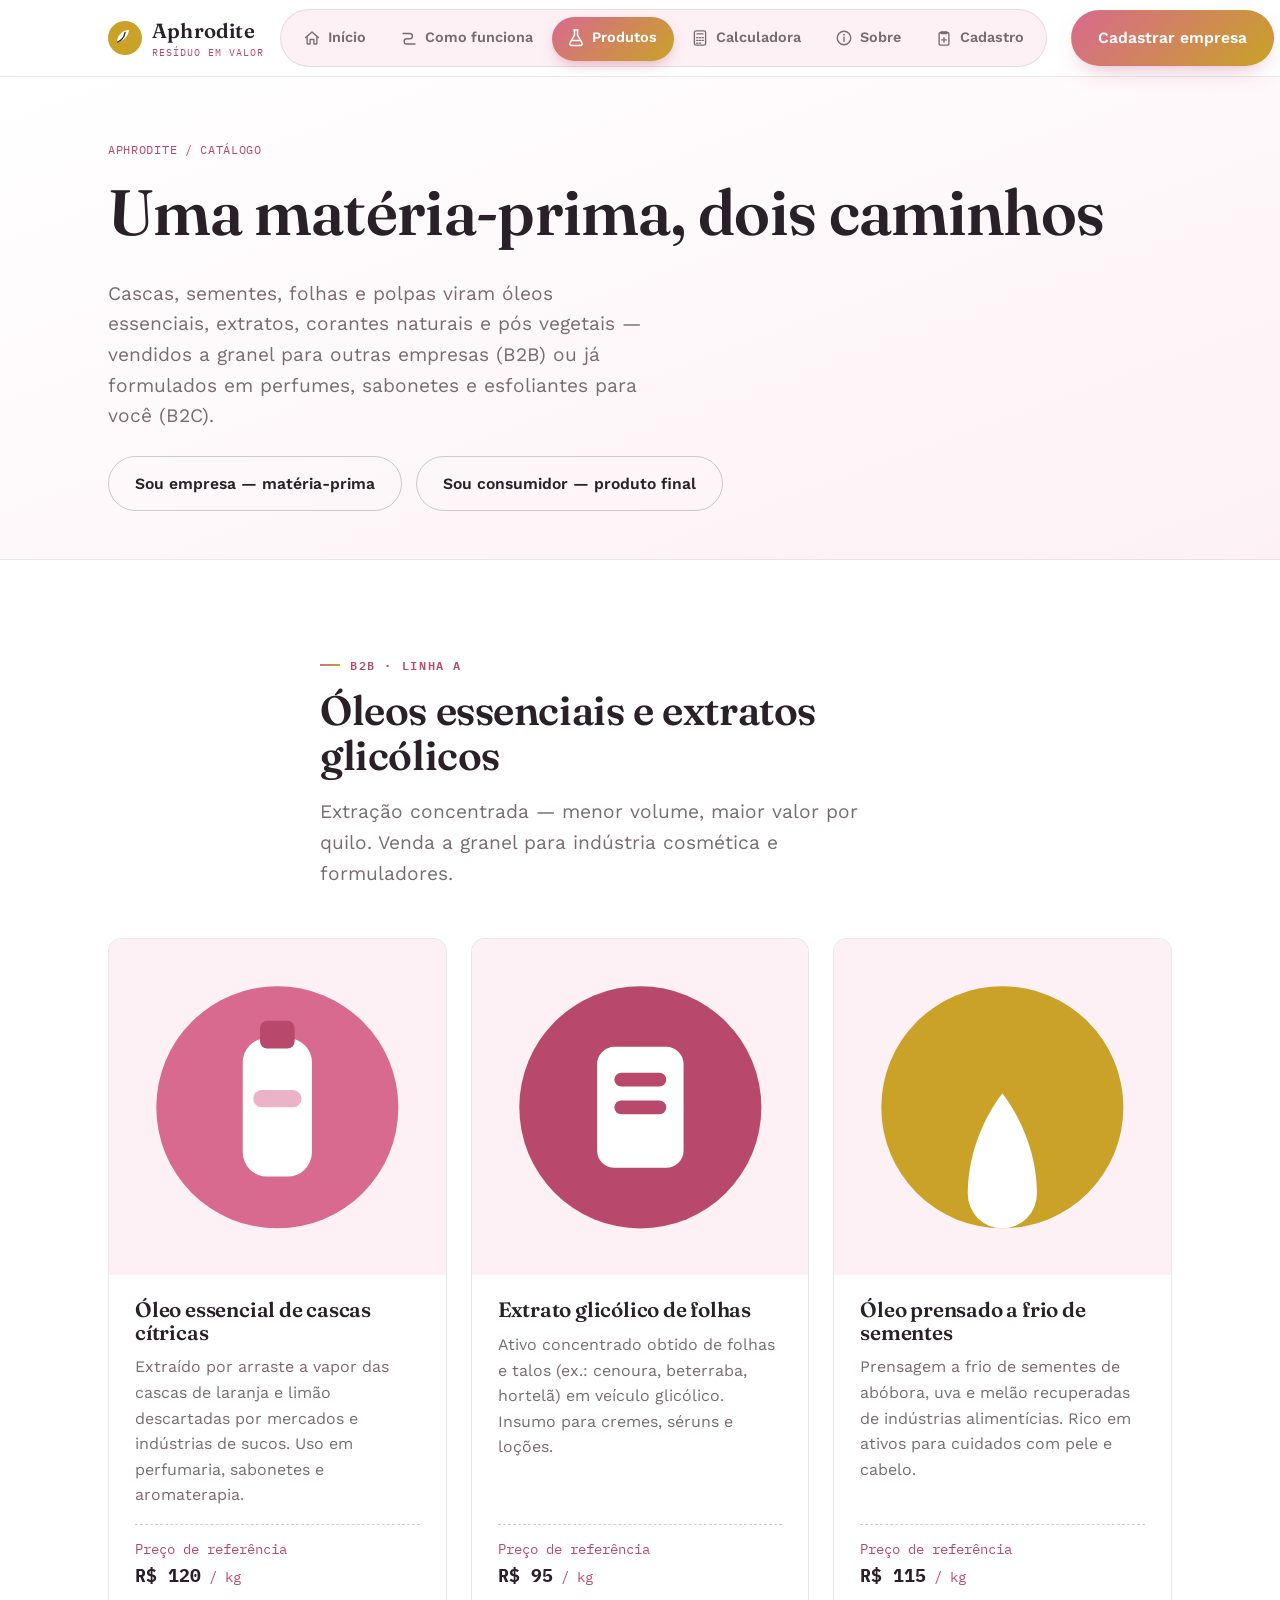
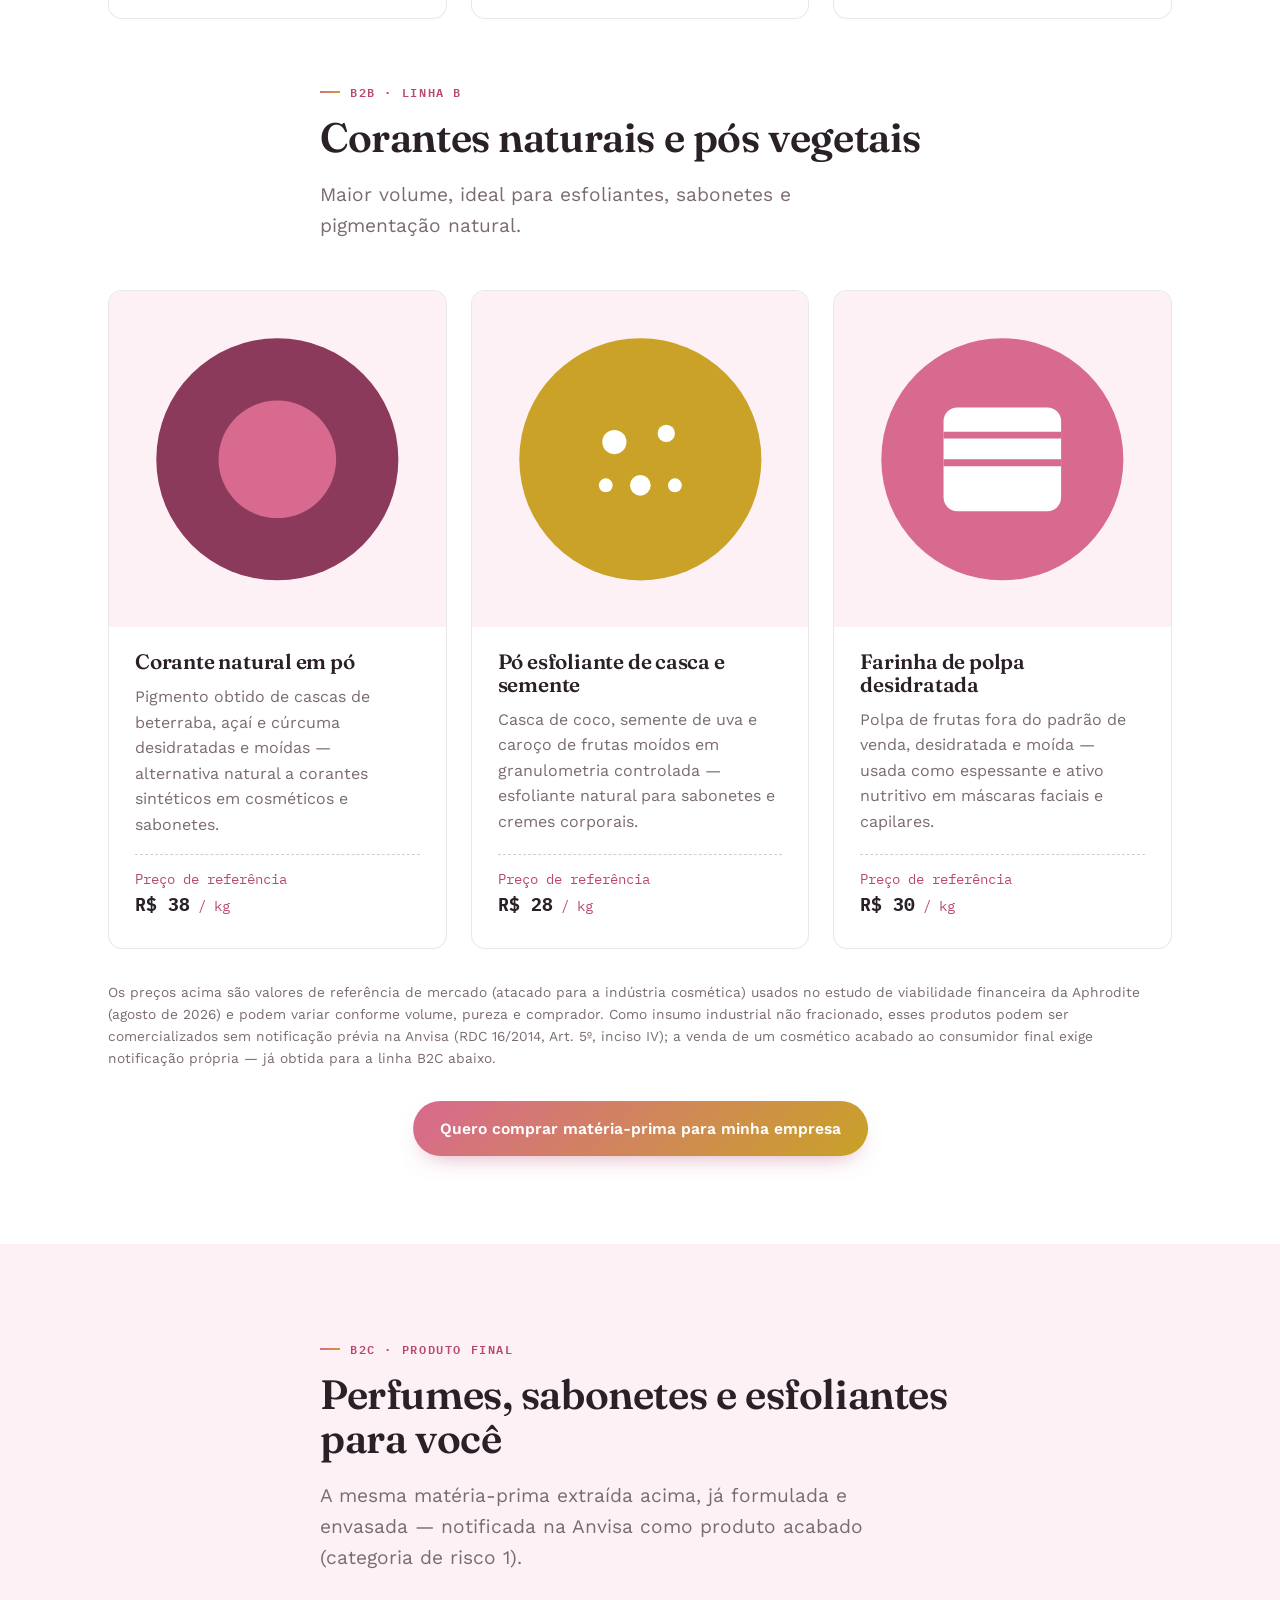
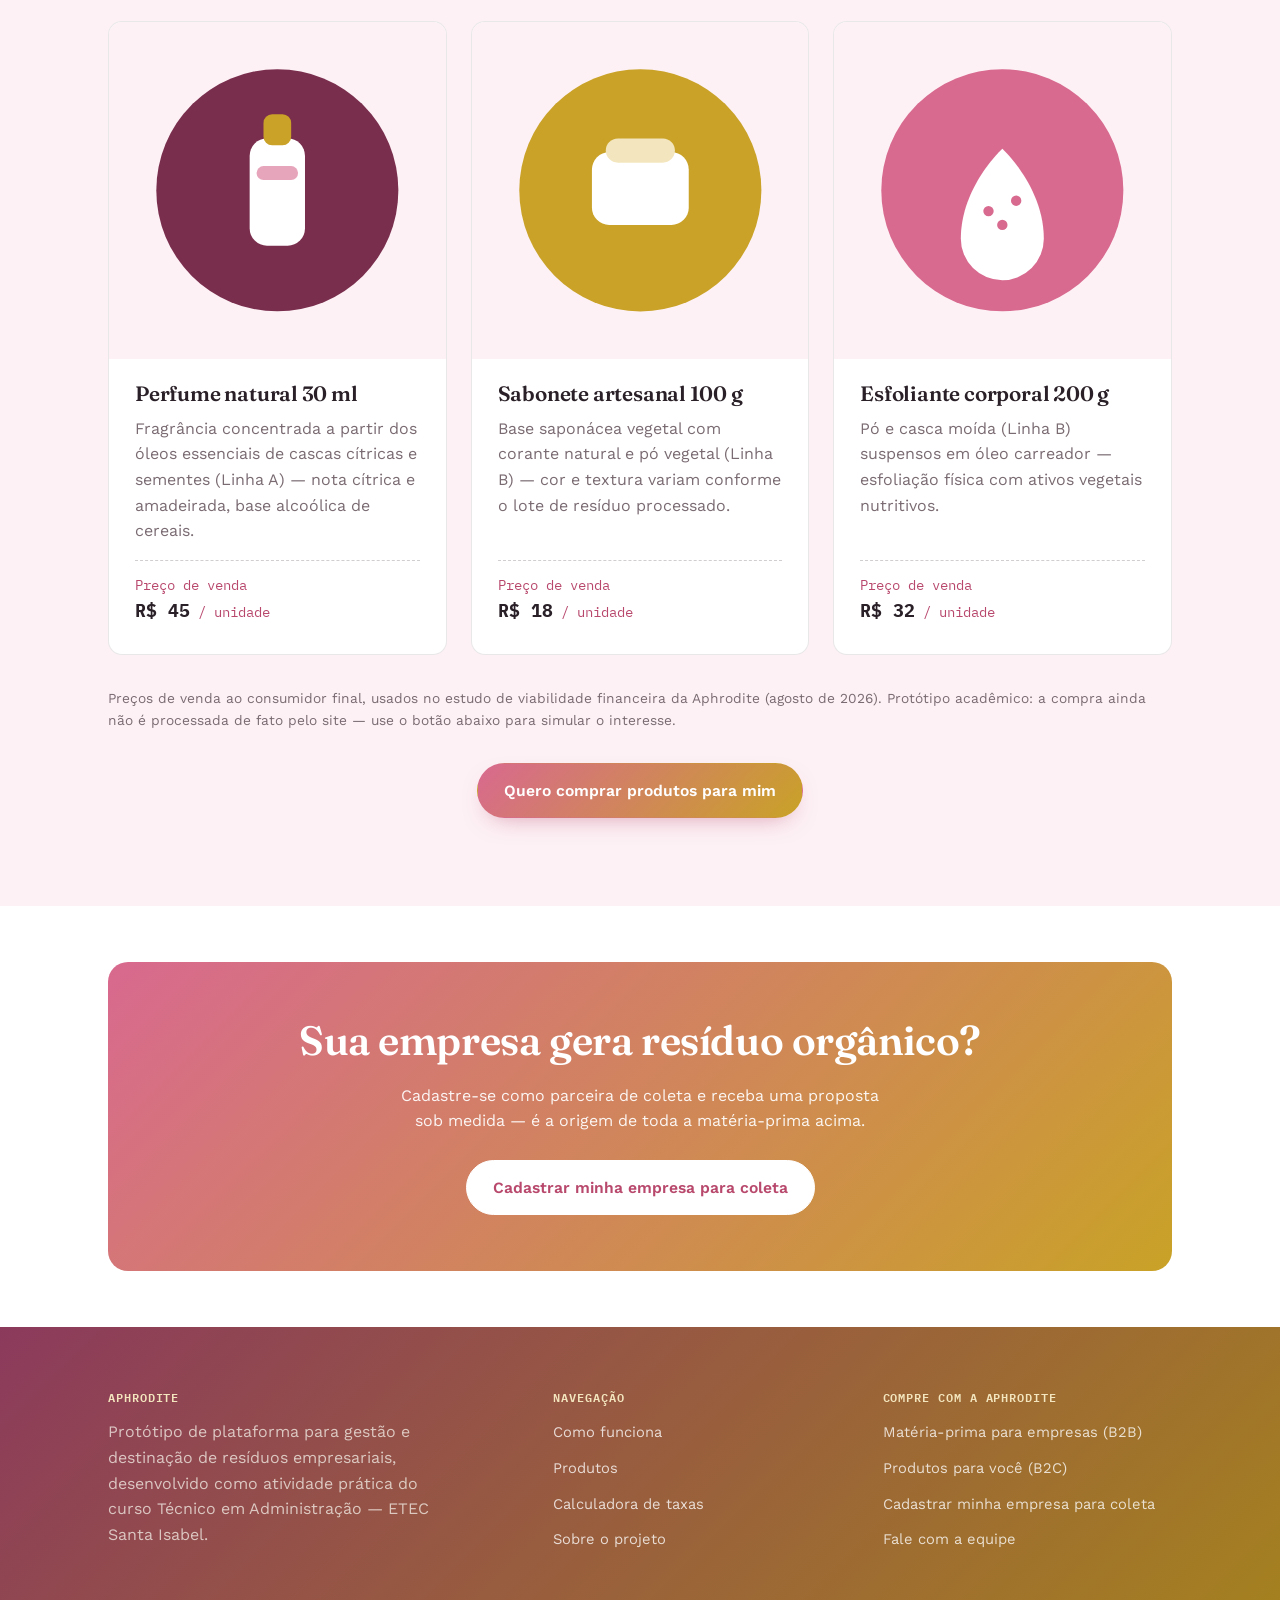
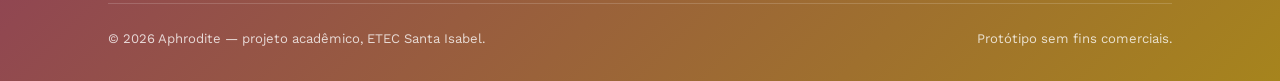
<file: catalogo.html>
<!DOCTYPE html>
<html lang="pt-BR">
<head>
<meta charset="UTF-8">
<meta name="viewport" content="width=device-width, initial-scale=1.0">
<title>Catálogo — matéria-prima e produtos | Aphrodite</title>
<meta name="description" content="Matéria-prima cosmética a granel para empresas (B2B) e perfumes, sabonetes e esfoliantes para você (B2C), feitos a partir de resíduo orgânico.">
<link rel="stylesheet" href="css/style.css">
</head>
<body>
<a class="skip-link" href="#conteudo">Pular para o conteúdo</a>

<header class="site-header">
  <div class="container">
    <a class="brand" href="index.html">
      <svg class="brand-mark" viewBox="0 0 34 34" fill="none" xmlns="http://www.w3.org/2000/svg" aria-hidden="true">
        <circle cx="17" cy="17" r="17" fill="#C9A227"/>
        <path d="M9 21c0-6.5 5.2-11.8 12-12-1 6.8-5.4 11.2-12 12z" fill="#FFFFFF"/>
        <path d="M9.5 21c3.3-1.1 6.6-4.4 7.6-9.6" stroke="#2A2027" stroke-width="1.3" stroke-linecap="round"/>
      </svg>
      <span>
        <span class="brand-word">Aphrodite</span>
        <span class="brand-tag">Resíduo em valor</span>
      </span>
    </a>
    <nav class="dock-nav" aria-label="Navegação principal">
      <span class="dock-indicator" aria-hidden="true"></span>
      <a href="index.html" class="dock-item" title="Início">
        <span class="dock-icon"><svg viewBox="0 0 24 24" fill="none" stroke-linecap="round" stroke-linejoin="round"><path d="M3.5 11.5 12 4l8.5 7.5" stroke-width="1.8"/><path d="M5.5 10v9a1 1 0 0 0 1 1H9.5v-6h5v6h3a1 1 0 0 0 1-1v-9" stroke-width="1.8"/></svg></span>
        <span class="dock-text">Início</span>
      </a>
      <a href="como-funciona.html" class="dock-item" title="Como funciona">
        <span class="dock-icon"><svg viewBox="0 0 24 24" fill="none" stroke-linecap="round" stroke-linejoin="round"><path d="M4 6h9a3.5 3.5 0 0 1 0 7H9a3.5 3.5 0 0 0 0 7h11" stroke-width="1.8"/></svg></span>
        <span class="dock-text">Como funciona</span>
      </a>
      <a href="catalogo.html" class="dock-item active" title="Produtos">
        <span class="dock-icon"><svg viewBox="0 0 24 24" fill="none" stroke-linecap="round" stroke-linejoin="round"><path d="M9.5 2.5h5" stroke-width="1.8"/><path d="M10.2 2.5v6.2L4.8 18a2 2 0 0 0 1.7 3h11a2 2 0 0 0 1.7-3l-5.4-9.3V2.5" stroke-width="1.8"/><path d="M7.5 15h9" stroke-width="1.8"/></svg></span>
        <span class="dock-text">Produtos</span>
      </a>
      <a href="calculadora.html" class="dock-item" title="Calculadora">
        <span class="dock-icon"><svg viewBox="0 0 24 24" fill="none" stroke-linecap="round" stroke-linejoin="round"><rect x="4.5" y="2.5" width="15" height="19" rx="2.2" stroke-width="1.8"/><path d="M8 6.5h8" stroke-width="1.8"/><path d="M7.5 11.5h1.6M11.2 11.5h1.6M14.9 11.5h1.6M7.5 15.2h1.6M11.2 15.2h1.6M14.9 15.2h1.6M7.5 18.9h1.6M11.2 18.9h1.6" stroke-width="1.8"/></svg></span>
        <span class="dock-text">Calculadora</span>
      </a>
      <a href="sobre.html" class="dock-item" title="Sobre">
        <span class="dock-icon"><svg viewBox="0 0 24 24" fill="none" stroke-linecap="round" stroke-linejoin="round"><circle cx="12" cy="12" r="9" stroke-width="1.8"/><path d="M12 11v5.5" stroke-width="1.8"/><circle cx="12" cy="7.6" r="1.15" fill="currentColor" stroke="none"/></svg></span>
        <span class="dock-text">Sobre</span>
      </a>
      <a href="cadastro.html" class="dock-item" title="Cadastro">
        <span class="dock-icon"><svg viewBox="0 0 24 24" fill="none" stroke-linecap="round" stroke-linejoin="round"><path d="M9 4h6a1 1 0 0 1 1 1v1H8V5a1 1 0 0 1 1-1z" stroke-width="1.8"/><rect x="5.5" y="4.5" width="13" height="17" rx="2" stroke-width="1.8"/><path d="M12 11.5v6M9 14.5h6" stroke-width="1.8"/></svg></span>
        <span class="dock-text">Cadastro</span>
      </a>
    </nav>
    <a href="cadastro.html" class="btn btn-primary nav-cta">Cadastrar empresa</a>
  </div>
</header>

<main id="conteudo">

  <section class="page-hero">
    <div class="container">
      <div class="breadcrumb">Aphrodite / Catálogo</div>
      <h1>Uma matéria-prima, dois caminhos</h1>
      <p class="lede">Cascas, sementes, folhas e polpas viram óleos essenciais, extratos, corantes naturais
        e pós vegetais — vendidos a granel para outras empresas (B2B) ou já formulados em perfumes,
        sabonetes e esfoliantes para você (B2C).</p>
      <div class="hero-actions" style="margin-top:24px;">
        <a href="#b2b" class="btn btn-ghost">Sou empresa — matéria-prima</a>
        <a href="#b2c" class="btn btn-ghost">Sou consumidor — produto final</a>
      </div>
    </div>
  </section>

  <section id="b2b">
    <div class="container">
      <div class="section-head">
        <span class="eyebrow">B2B · Linha A</span>
        <h2>Óleos essenciais e extratos glicólicos</h2>
        <p class="lede" style="margin:0;">Extração concentrada — menor volume, maior valor por quilo. Venda a granel para indústria cosmética e formuladores.</p>
      </div>
      <div class="grid grid-3">

        <div class="product-card">
          <div class="product-visual">
            <svg viewBox="0 0 160 160" xmlns="http://www.w3.org/2000/svg">
              <circle cx="80" cy="80" r="70" fill="#D8698F"/>
              <rect x="60" y="40" width="40" height="80" rx="14" fill="#FFFFFF"/>
              <rect x="70" y="30" width="20" height="16" rx="4" fill="#B8496D"/>
              <rect x="66" y="70" width="28" height="10" rx="5" fill="#D8698F" opacity="0.5"/>
            </svg>
          </div>
          <div class="product-body">
            <h3>Óleo essencial de cascas cítricas</h3>
            <p>Extraído por arraste a vapor das cascas de laranja e limão descartadas por mercados e
              indústrias de sucos. Uso em perfumaria, sabonetes e aromaterapia.</p>
            <div class="product-price">Preço de referência<br><strong>R$ 120</strong> / kg</div>
          </div>
        </div>

        <div class="product-card">
          <div class="product-visual">
            <svg viewBox="0 0 160 160" xmlns="http://www.w3.org/2000/svg">
              <circle cx="80" cy="80" r="70" fill="#B8496D"/>
              <rect x="55" y="45" width="50" height="70" rx="10" fill="#FFFFFF"/>
              <rect x="65" y="60" width="30" height="8" rx="4" fill="#B8496D"/>
              <rect x="65" y="76" width="30" height="8" rx="4" fill="#B8496D"/>
            </svg>
          </div>
          <div class="product-body">
            <h3>Extrato glicólico de folhas</h3>
            <p>Ativo concentrado obtido de folhas e talos (ex.: cenoura, beterraba, hortelã) em veículo
              glicólico. Insumo para cremes, séruns e loções.</p>
            <div class="product-price">Preço de referência<br><strong>R$ 95</strong> / kg</div>
          </div>
        </div>

        <div class="product-card">
          <div class="product-visual">
            <svg viewBox="0 0 160 160" xmlns="http://www.w3.org/2000/svg">
              <circle cx="80" cy="80" r="70" fill="#C9A227"/>
              <path d="M60 130c0-34 20-58 20-58s20 24 20 58a20 20 0 0 1-40 0z" fill="#FFFFFF"/>
            </svg>
          </div>
          <div class="product-body">
            <h3>Óleo prensado a frio de sementes</h3>
            <p>Prensagem a frio de sementes de abóbora, uva e melão recuperadas de indústrias
              alimentícias. Rico em ativos para cuidados com pele e cabelo.</p>
            <div class="product-price">Preço de referência<br><strong>R$ 115</strong> / kg</div>
          </div>
        </div>

      </div>

      <div class="section-head" style="margin-top:56px;">
        <span class="eyebrow">B2B · Linha B</span>
        <h2>Corantes naturais e pós vegetais</h2>
        <p class="lede" style="margin:0;">Maior volume, ideal para esfoliantes, sabonetes e pigmentação natural.</p>
      </div>
      <div class="grid grid-3">

        <div class="product-card">
          <div class="product-visual">
            <svg viewBox="0 0 160 160" xmlns="http://www.w3.org/2000/svg">
              <circle cx="80" cy="80" r="70" fill="#8C3A5C"/>
              <circle cx="80" cy="80" r="34" fill="#D8698F"/>
            </svg>
          </div>
          <div class="product-body">
            <h3>Corante natural em pó</h3>
            <p>Pigmento obtido de cascas de beterraba, açaí e cúrcuma desidratadas e moídas — alternativa
              natural a corantes sintéticos em cosméticos e sabonetes.</p>
            <div class="product-price">Preço de referência<br><strong>R$ 38</strong> / kg</div>
          </div>
        </div>

        <div class="product-card">
          <div class="product-visual">
            <svg viewBox="0 0 160 160" xmlns="http://www.w3.org/2000/svg">
              <circle cx="80" cy="80" r="70" fill="#C9A227"/>
              <circle cx="65" cy="70" r="7" fill="#FFFFFF"/>
              <circle cx="95" cy="65" r="5" fill="#FFFFFF"/>
              <circle cx="80" cy="95" r="6" fill="#FFFFFF"/>
              <circle cx="100" cy="95" r="4" fill="#FFFFFF"/>
              <circle cx="60" cy="95" r="4" fill="#FFFFFF"/>
            </svg>
          </div>
          <div class="product-body">
            <h3>Pó esfoliante de casca e semente</h3>
            <p>Casca de coco, semente de uva e caroço de frutas moídos em granulometria controlada —
              esfoliante natural para sabonetes e cremes corporais.</p>
            <div class="product-price">Preço de referência<br><strong>R$ 28</strong> / kg</div>
          </div>
        </div>

        <div class="product-card">
          <div class="product-visual">
            <svg viewBox="0 0 160 160" xmlns="http://www.w3.org/2000/svg">
              <circle cx="80" cy="80" r="70" fill="#D8698F"/>
              <rect x="46" y="50" width="68" height="60" rx="8" fill="#FFFFFF"/>
              <path d="M46 66h68" stroke="#D8698F" stroke-width="4"/>
              <path d="M46 82h68" stroke="#D8698F" stroke-width="4"/>
            </svg>
          </div>
          <div class="product-body">
            <h3>Farinha de polpa desidratada</h3>
            <p>Polpa de frutas fora do padrão de venda, desidratada e moída — usada como espessante e
              ativo nutritivo em máscaras faciais e capilares.</p>
            <div class="product-price">Preço de referência<br><strong>R$ 30</strong> / kg</div>
          </div>
        </div>

      </div>

      <p style="margin-top:32px; font-size:0.86rem; color:var(--ink-soft);">Os preços acima são valores de
        referência de mercado (atacado para a indústria cosmética) usados no estudo de viabilidade
        financeira da Aphrodite (agosto de 2026) e podem variar conforme volume, pureza e comprador. Como
        insumo industrial não fracionado, esses produtos podem ser comercializados sem notificação prévia
        na Anvisa (RDC 16/2014, Art. 5º, inciso IV); a venda de um cosmético acabado ao consumidor final
        exige notificação própria — já obtida para a linha B2C abaixo.</p>

      <div style="text-align:center; margin-top:32px;">
        <a href="cadastro.html" class="btn btn-primary">Quero comprar matéria-prima para minha empresa</a>
      </div>
    </div>
  </section>

  <section id="b2c" class="band-alt">
    <div class="container">
      <div class="section-head">
        <span class="eyebrow">B2C · Produto final</span>
        <h2>Perfumes, sabonetes e esfoliantes para você</h2>
        <p class="lede" style="margin:0;">A mesma matéria-prima extraída acima, já formulada e envasada —
          notificada na Anvisa como produto acabado (categoria de risco 1).</p>
      </div>
      <div class="grid grid-3">

        <div class="product-card">
          <div class="product-visual">
            <svg viewBox="0 0 160 160" xmlns="http://www.w3.org/2000/svg">
              <circle cx="80" cy="80" r="70" fill="#7A2E4D"/>
              <rect x="64" y="50" width="32" height="62" rx="10" fill="#FFFFFF"/>
              <rect x="72" y="36" width="16" height="18" rx="5" fill="#C9A227"/>
              <rect x="68" y="66" width="24" height="8" rx="4" fill="#D8698F" opacity="0.6"/>
            </svg>
          </div>
          <div class="product-body">
            <h3>Perfume natural 30 ml</h3>
            <p>Fragrância concentrada a partir dos óleos essenciais de cascas cítricas e sementes (Linha A)
              — nota cítrica e amadeirada, base alcoólica de cereais.</p>
            <div class="product-price">Preço de venda<br><strong>R$ 45</strong> / unidade</div>
          </div>
        </div>

        <div class="product-card">
          <div class="product-visual">
            <svg viewBox="0 0 160 160" xmlns="http://www.w3.org/2000/svg">
              <circle cx="80" cy="80" r="70" fill="#C9A227"/>
              <rect x="52" y="58" width="56" height="42" rx="10" fill="#FFFFFF"/>
              <rect x="60" y="50" width="40" height="14" rx="7" fill="#F3E6BE"/>
            </svg>
          </div>
          <div class="product-body">
            <h3>Sabonete artesanal 100 g</h3>
            <p>Base saponácea vegetal com corante natural e pó vegetal (Linha B) — cor e textura variam
              conforme o lote de resíduo processado.</p>
            <div class="product-price">Preço de venda<br><strong>R$ 18</strong> / unidade</div>
          </div>
        </div>

        <div class="product-card">
          <div class="product-visual">
            <svg viewBox="0 0 160 160" xmlns="http://www.w3.org/2000/svg">
              <circle cx="80" cy="80" r="70" fill="#D8698F"/>
              <path d="M56 108c0-30 24-52 24-52s24 22 24 52a24 24 0 0 1-48 0z" fill="#FFFFFF"/>
              <circle cx="72" cy="92" r="3" fill="#D8698F"/>
              <circle cx="88" cy="86" r="3" fill="#D8698F"/>
              <circle cx="80" cy="100" r="3" fill="#D8698F"/>
            </svg>
          </div>
          <div class="product-body">
            <h3>Esfoliante corporal 200 g</h3>
            <p>Pó e casca moída (Linha B) suspensos em óleo carreador — esfoliação física com ativos
              vegetais nutritivos.</p>
            <div class="product-price">Preço de venda<br><strong>R$ 32</strong> / unidade</div>
          </div>
        </div>

      </div>

      <p style="margin-top:32px; font-size:0.86rem; color:var(--ink-soft);">Preços de venda ao consumidor
        final, usados no estudo de viabilidade financeira da Aphrodite (agosto de 2026). Protótipo
        acadêmico: a compra ainda não é processada de fato pelo site — use o botão abaixo para simular o
        interesse.</p>

      <div style="text-align:center; margin-top:32px;">
        <a href="cadastro.html" class="btn btn-primary">Quero comprar produtos para mim</a>
      </div>
    </div>
  </section>

  <section class="tight">
    <div class="container">
      <div class="cta-band">
        <h2>Sua empresa gera resíduo orgânico?</h2>
        <p>Cadastre-se como parceira de coleta e receba uma proposta sob medida — é a origem de toda a matéria-prima acima.</p>
        <a href="cadastro.html" class="btn btn-outline">Cadastrar minha empresa para coleta</a>
      </div>
    </div>
  </section>

</main>

<footer class="site-footer">
  <div class="container">
    <div class="footer-grid">
      <div>
        <h4>Aphrodite</h4>
        <p style="max-width:34ch; color:rgba(248,247,239,0.72);">Protótipo de plataforma para gestão e
          destinação de resíduos empresariais, desenvolvido como atividade prática do curso Técnico em
          Administração — ETEC Santa Isabel.</p>
      </div>
      <div>
        <h4>Navegação</h4>
        <ul>
          <li><a href="como-funciona.html">Como funciona</a></li>
          <li><a href="catalogo.html">Produtos</a></li>
          <li><a href="calculadora.html">Calculadora de taxas</a></li>
          <li><a href="sobre.html">Sobre o projeto</a></li>
        </ul>
      </div>
      <div>
        <h4>Compre com a Aphrodite</h4>
        <ul>
          <li><a href="catalogo.html#b2b">Matéria-prima para empresas (B2B)</a></li>
          <li><a href="catalogo.html#b2c">Produtos para você (B2C)</a></li>
          <li><a href="cadastro.html">Cadastrar minha empresa para coleta</a></li>
          <li><a href="sobre.html#equipe">Fale com a equipe</a></li>
        </ul>
      </div>
    </div>
    <div class="footer-bottom">
      <span>© 2026 Aphrodite — projeto acadêmico, ETEC Santa Isabel.</span>
      <span>Protótipo sem fins comerciais.</span>
    </div>
  </div>
</footer>

<script src="js/main.js"></script>
</body>
</html>
</file>
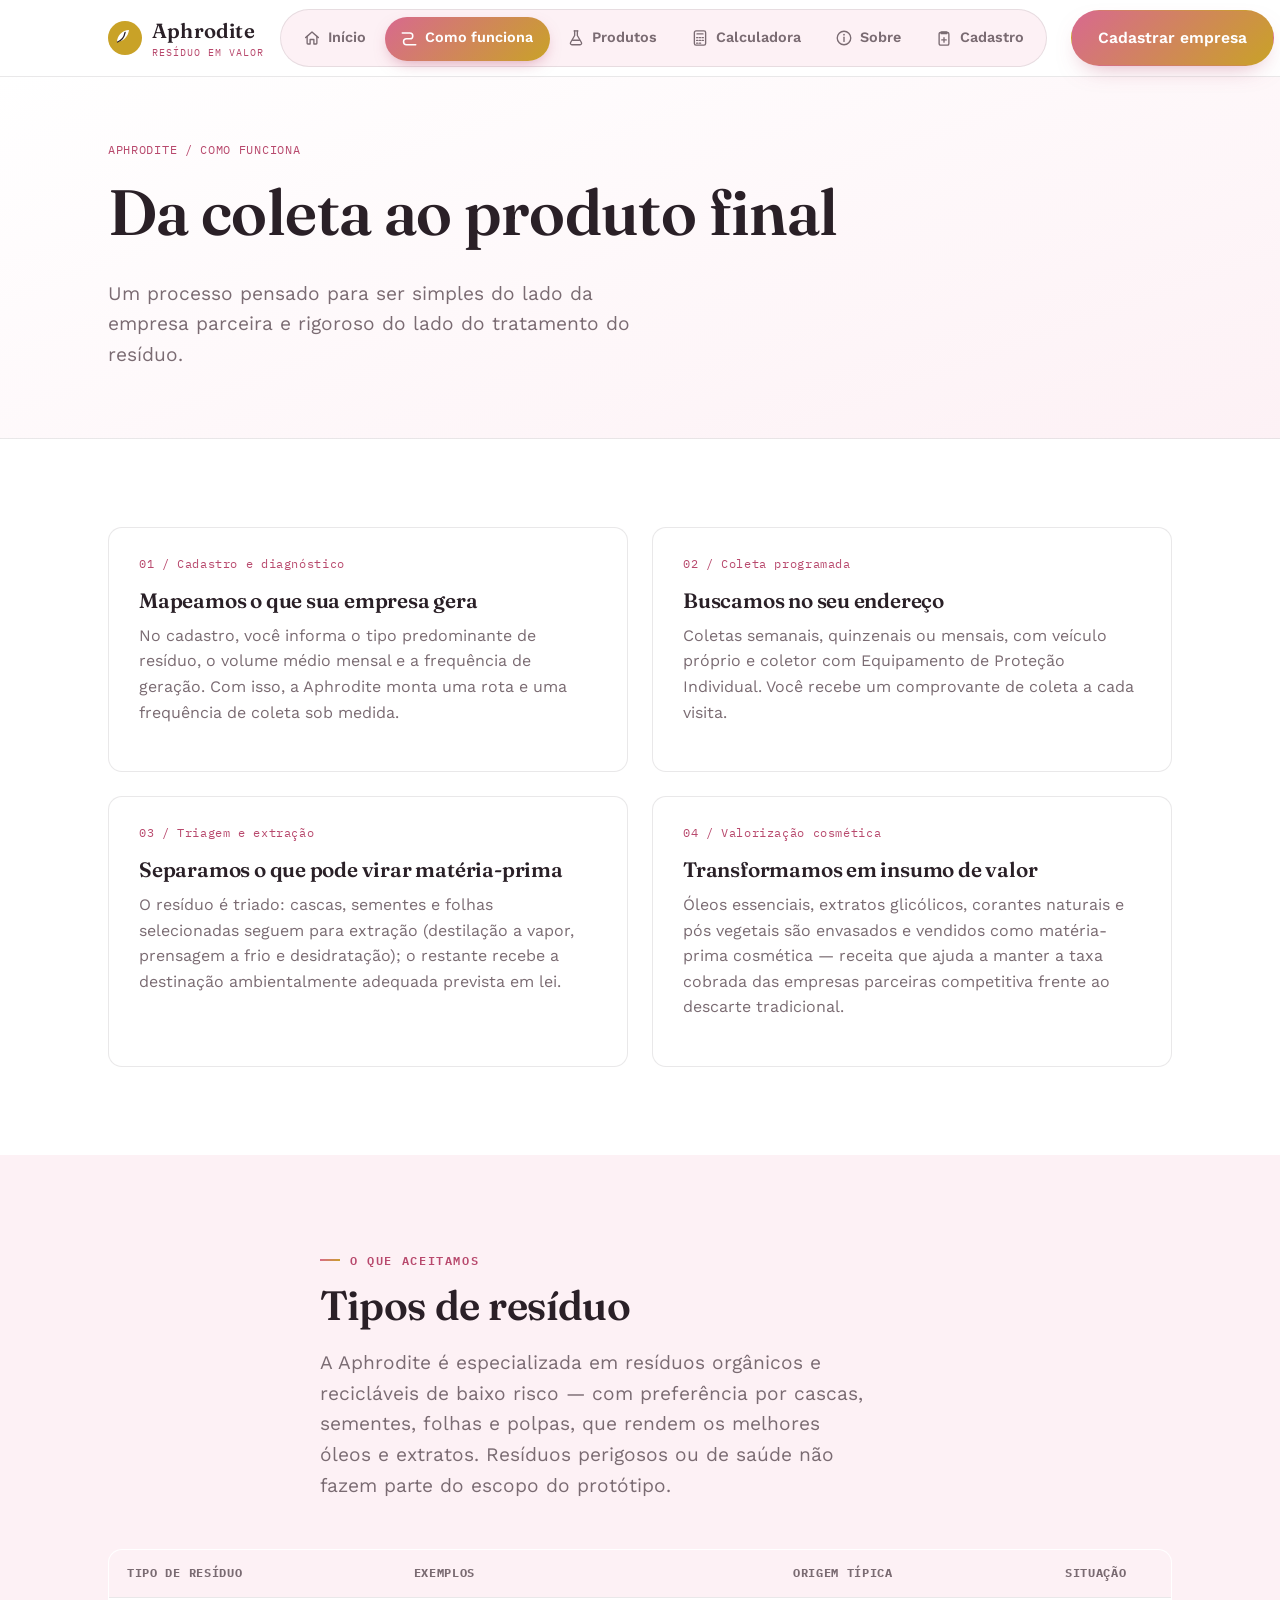
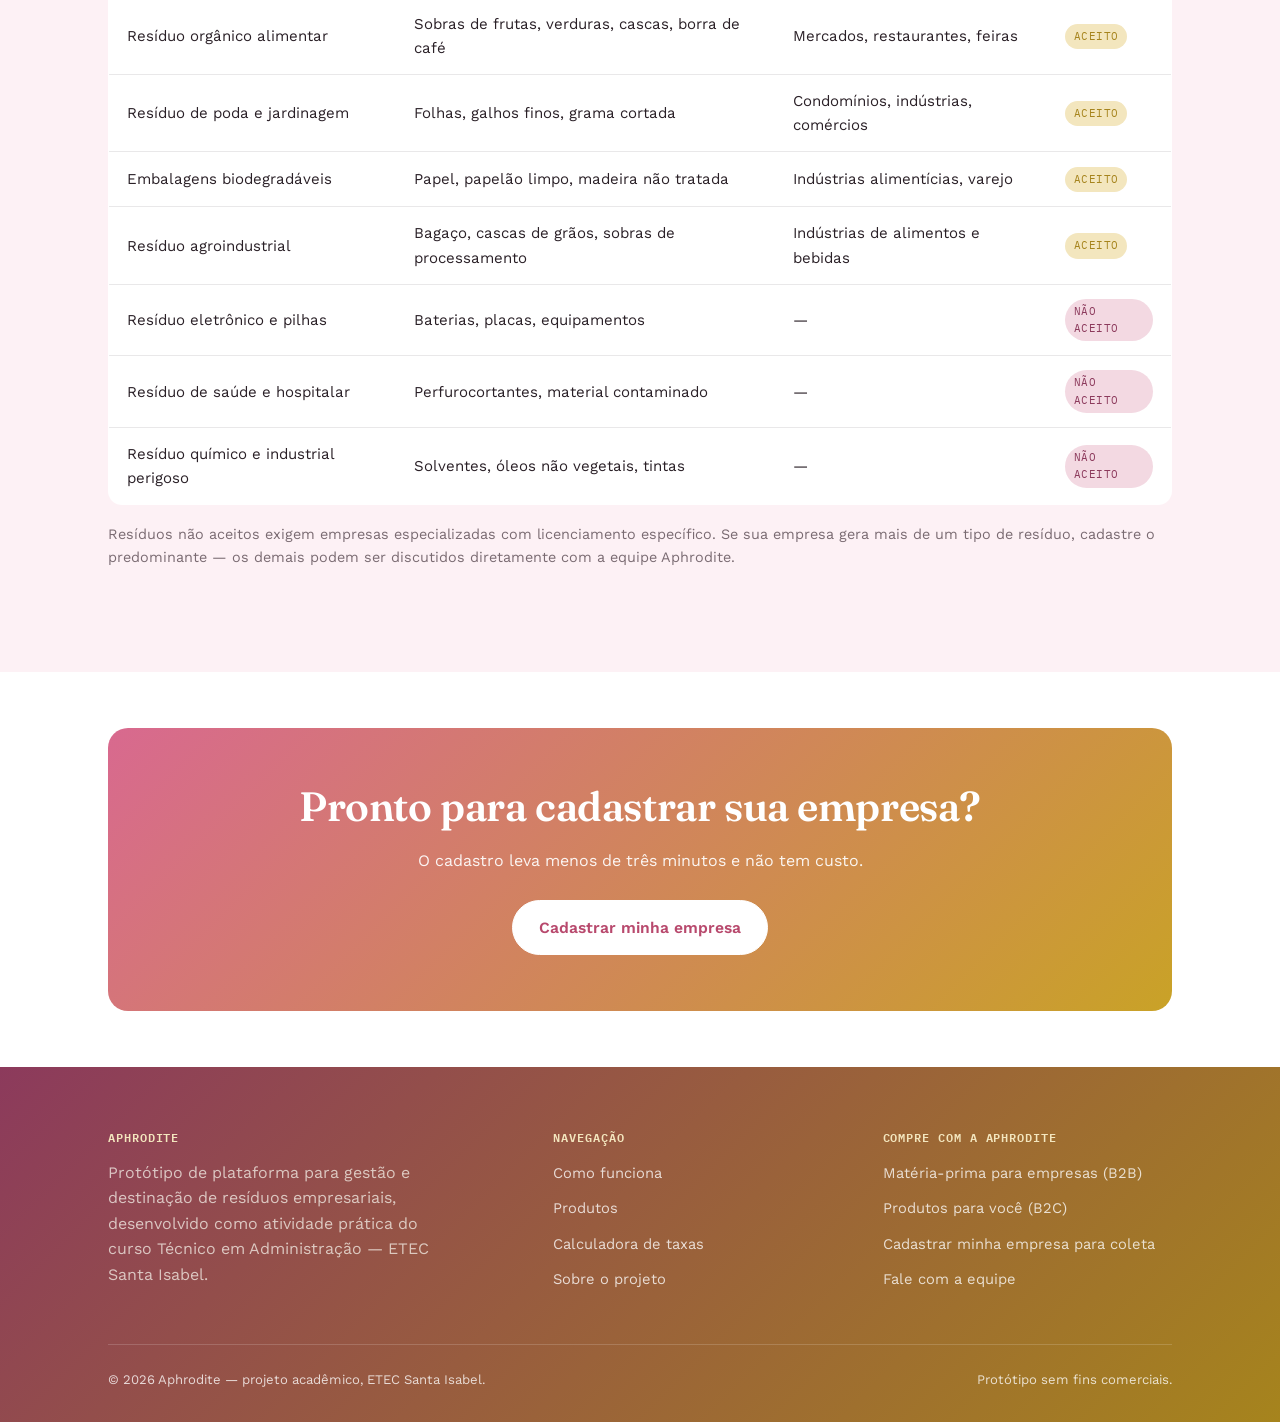
<file: como-funciona.html>
<!DOCTYPE html>
<html lang="pt-BR">
<head>
<meta charset="UTF-8">
<meta name="viewport" content="width=device-width, initial-scale=1.0">
<title>Como funciona — Aphrodite</title>
<meta name="description" content="Entenda o processo de coleta, tratamento e transformação de resíduos da Aphrodite e veja os tipos de resíduo aceitos.">
<link rel="stylesheet" href="css/style.css">
</head>
<body>
<a class="skip-link" href="#conteudo">Pular para o conteúdo</a>

<header class="site-header">
  <div class="container">
    <a class="brand" href="index.html">
      <svg class="brand-mark" viewBox="0 0 34 34" fill="none" xmlns="http://www.w3.org/2000/svg" aria-hidden="true">
        <circle cx="17" cy="17" r="17" fill="#C9A227"/>
        <path d="M9 21c0-6.5 5.2-11.8 12-12-1 6.8-5.4 11.2-12 12z" fill="#FFFFFF"/>
        <path d="M9.5 21c3.3-1.1 6.6-4.4 7.6-9.6" stroke="#2A2027" stroke-width="1.3" stroke-linecap="round"/>
      </svg>
      <span>
        <span class="brand-word">Aphrodite</span>
        <span class="brand-tag">Resíduo em valor</span>
      </span>
    </a>
    <nav class="dock-nav" aria-label="Navegação principal">
      <span class="dock-indicator" aria-hidden="true"></span>
      <a href="index.html" class="dock-item" title="Início">
        <span class="dock-icon"><svg viewBox="0 0 24 24" fill="none" stroke-linecap="round" stroke-linejoin="round"><path d="M3.5 11.5 12 4l8.5 7.5" stroke-width="1.8"/><path d="M5.5 10v9a1 1 0 0 0 1 1H9.5v-6h5v6h3a1 1 0 0 0 1-1v-9" stroke-width="1.8"/></svg></span>
        <span class="dock-text">Início</span>
      </a>
      <a href="como-funciona.html" class="dock-item active" title="Como funciona">
        <span class="dock-icon"><svg viewBox="0 0 24 24" fill="none" stroke-linecap="round" stroke-linejoin="round"><path d="M4 6h9a3.5 3.5 0 0 1 0 7H9a3.5 3.5 0 0 0 0 7h11" stroke-width="1.8"/></svg></span>
        <span class="dock-text">Como funciona</span>
      </a>
      <a href="catalogo.html" class="dock-item" title="Produtos">
        <span class="dock-icon"><svg viewBox="0 0 24 24" fill="none" stroke-linecap="round" stroke-linejoin="round"><path d="M9.5 2.5h5" stroke-width="1.8"/><path d="M10.2 2.5v6.2L4.8 18a2 2 0 0 0 1.7 3h11a2 2 0 0 0 1.7-3l-5.4-9.3V2.5" stroke-width="1.8"/><path d="M7.5 15h9" stroke-width="1.8"/></svg></span>
        <span class="dock-text">Produtos</span>
      </a>
      <a href="calculadora.html" class="dock-item" title="Calculadora">
        <span class="dock-icon"><svg viewBox="0 0 24 24" fill="none" stroke-linecap="round" stroke-linejoin="round"><rect x="4.5" y="2.5" width="15" height="19" rx="2.2" stroke-width="1.8"/><path d="M8 6.5h8" stroke-width="1.8"/><path d="M7.5 11.5h1.6M11.2 11.5h1.6M14.9 11.5h1.6M7.5 15.2h1.6M11.2 15.2h1.6M14.9 15.2h1.6M7.5 18.9h1.6M11.2 18.9h1.6" stroke-width="1.8"/></svg></span>
        <span class="dock-text">Calculadora</span>
      </a>
      <a href="sobre.html" class="dock-item" title="Sobre">
        <span class="dock-icon"><svg viewBox="0 0 24 24" fill="none" stroke-linecap="round" stroke-linejoin="round"><circle cx="12" cy="12" r="9" stroke-width="1.8"/><path d="M12 11v5.5" stroke-width="1.8"/><circle cx="12" cy="7.6" r="1.15" fill="currentColor" stroke="none"/></svg></span>
        <span class="dock-text">Sobre</span>
      </a>
      <a href="cadastro.html" class="dock-item" title="Cadastro">
        <span class="dock-icon"><svg viewBox="0 0 24 24" fill="none" stroke-linecap="round" stroke-linejoin="round"><path d="M9 4h6a1 1 0 0 1 1 1v1H8V5a1 1 0 0 1 1-1z" stroke-width="1.8"/><rect x="5.5" y="4.5" width="13" height="17" rx="2" stroke-width="1.8"/><path d="M12 11.5v6M9 14.5h6" stroke-width="1.8"/></svg></span>
        <span class="dock-text">Cadastro</span>
      </a>
    </nav>
    <a href="cadastro.html" class="btn btn-primary nav-cta">Cadastrar empresa</a>
  </div>
</header>

<main id="conteudo">

  <section class="page-hero">
    <div class="container">
      <div class="breadcrumb">Aphrodite / Como funciona</div>
      <h1>Da coleta ao produto final</h1>
      <p class="lede">Um processo pensado para ser simples do lado da empresa parceira e rigoroso do lado
        do tratamento do resíduo.</p>
    </div>
  </section>

  <section>
    <div class="container">
      <div class="grid grid-2">
        <div class="card card-step">
          <span class="num">01 / Cadastro e diagnóstico</span>
          <h3>Mapeamos o que sua empresa gera</h3>
          <p>No cadastro, você informa o tipo predominante de resíduo, o volume médio mensal e a frequência
            de geração. Com isso, a Aphrodite monta uma rota e uma frequência de coleta sob medida.</p>
        </div>
        <div class="card card-step">
          <span class="num">02 / Coleta programada</span>
          <h3>Buscamos no seu endereço</h3>
          <p>Coletas semanais, quinzenais ou mensais, com veículo próprio e coletor com Equipamento de
            Proteção Individual. Você recebe um comprovante de coleta a cada visita.</p>
        </div>
        <div class="card card-step">
          <span class="num">03 / Triagem e extração</span>
          <h3>Separamos o que pode virar matéria-prima</h3>
          <p>O resíduo é triado: cascas, sementes e folhas selecionadas seguem para extração (destilação a
            vapor, prensagem a frio e desidratação); o restante recebe a destinação ambientalmente adequada
            prevista em lei.</p>
        </div>
        <div class="card card-step">
          <span class="num">04 / Valorização cosmética</span>
          <h3>Transformamos em insumo de valor</h3>
          <p>Óleos essenciais, extratos glicólicos, corantes naturais e pós vegetais são envasados e
            vendidos como matéria-prima cosmética — receita que ajuda a manter a taxa cobrada das empresas
            parceiras competitiva frente ao descarte tradicional.</p>
        </div>
      </div>
    </div>
  </section>

  <section class="band-alt">
    <div class="container">
      <div class="section-head">
        <span class="eyebrow">O que aceitamos</span>
        <h2>Tipos de resíduo</h2>
        <p class="lede">A Aphrodite é especializada em resíduos orgânicos e recicláveis de baixo risco —
          com preferência por cascas, sementes, folhas e polpas, que rendem os melhores óleos e extratos.
          Resíduos perigosos ou de saúde não fazem parte do escopo do protótipo.</p>
      </div>

      <table class="waste-table">
        <thead>
          <tr>
            <th>Tipo de resíduo</th>
            <th>Exemplos</th>
            <th>Origem típica</th>
            <th>Situação</th>
          </tr>
        </thead>
        <tbody>
          <tr>
            <td>Resíduo orgânico alimentar</td>
            <td>Sobras de frutas, verduras, cascas, borra de café</td>
            <td>Mercados, restaurantes, feiras</td>
            <td><span class="tag tag-ok">Aceito</span></td>
          </tr>
          <tr>
            <td>Resíduo de poda e jardinagem</td>
            <td>Folhas, galhos finos, grama cortada</td>
            <td>Condomínios, indústrias, comércios</td>
            <td><span class="tag tag-ok">Aceito</span></td>
          </tr>
          <tr>
            <td>Embalagens biodegradáveis</td>
            <td>Papel, papelão limpo, madeira não tratada</td>
            <td>Indústrias alimentícias, varejo</td>
            <td><span class="tag tag-ok">Aceito</span></td>
          </tr>
          <tr>
            <td>Resíduo agroindustrial</td>
            <td>Bagaço, cascas de grãos, sobras de processamento</td>
            <td>Indústrias de alimentos e bebidas</td>
            <td><span class="tag tag-ok">Aceito</span></td>
          </tr>
          <tr>
            <td>Resíduo eletrônico e pilhas</td>
            <td>Baterias, placas, equipamentos</td>
            <td>—</td>
            <td><span class="tag tag-no">Não aceito</span></td>
          </tr>
          <tr>
            <td>Resíduo de saúde e hospitalar</td>
            <td>Perfurocortantes, material contaminado</td>
            <td>—</td>
            <td><span class="tag tag-no">Não aceito</span></td>
          </tr>
          <tr>
            <td>Resíduo químico e industrial perigoso</td>
            <td>Solventes, óleos não vegetais, tintas</td>
            <td>—</td>
            <td><span class="tag tag-no">Não aceito</span></td>
          </tr>
        </tbody>
      </table>
      <p style="margin-top:18px; font-size:0.9rem;">Resíduos não aceitos exigem empresas especializadas com
        licenciamento específico. Se sua empresa gera mais de um tipo de resíduo, cadastre o predominante —
        os demais podem ser discutidos diretamente com a equipe Aphrodite.</p>
    </div>
  </section>

  <section class="tight">
    <div class="container">
      <div class="cta-band">
        <h2>Pronto para cadastrar sua empresa?</h2>
        <p>O cadastro leva menos de três minutos e não tem custo.</p>
        <a href="cadastro.html" class="btn btn-outline">Cadastrar minha empresa</a>
      </div>
    </div>
  </section>

</main>

<footer class="site-footer">
  <div class="container">
    <div class="footer-grid">
      <div>
        <h4>Aphrodite</h4>
        <p style="max-width:34ch; color:rgba(248,247,239,0.72);">Protótipo de plataforma para gestão e
          destinação de resíduos empresariais, desenvolvido como atividade prática do curso Técnico em
          Administração — ETEC Santa Isabel.</p>
      </div>
      <div>
        <h4>Navegação</h4>
        <ul>
          <li><a href="como-funciona.html">Como funciona</a></li>
          <li><a href="catalogo.html">Produtos</a></li>
          <li><a href="calculadora.html">Calculadora de taxas</a></li>
          <li><a href="sobre.html">Sobre o projeto</a></li>
        </ul>
      </div>
      <div>
        <h4>Compre com a Aphrodite</h4>
        <ul>
          <li><a href="catalogo.html#b2b">Matéria-prima para empresas (B2B)</a></li>
          <li><a href="catalogo.html#b2c">Produtos para você (B2C)</a></li>
          <li><a href="cadastro.html">Cadastrar minha empresa para coleta</a></li>
          <li><a href="sobre.html#equipe">Fale com a equipe</a></li>
        </ul>
      </div>
    </div>
    <div class="footer-bottom">
      <span>© 2026 Aphrodite — projeto acadêmico, ETEC Santa Isabel.</span>
      <span>Protótipo sem fins comerciais.</span>
    </div>
  </div>
</footer>

<script src="js/main.js"></script>
</body>
</html>
</file>
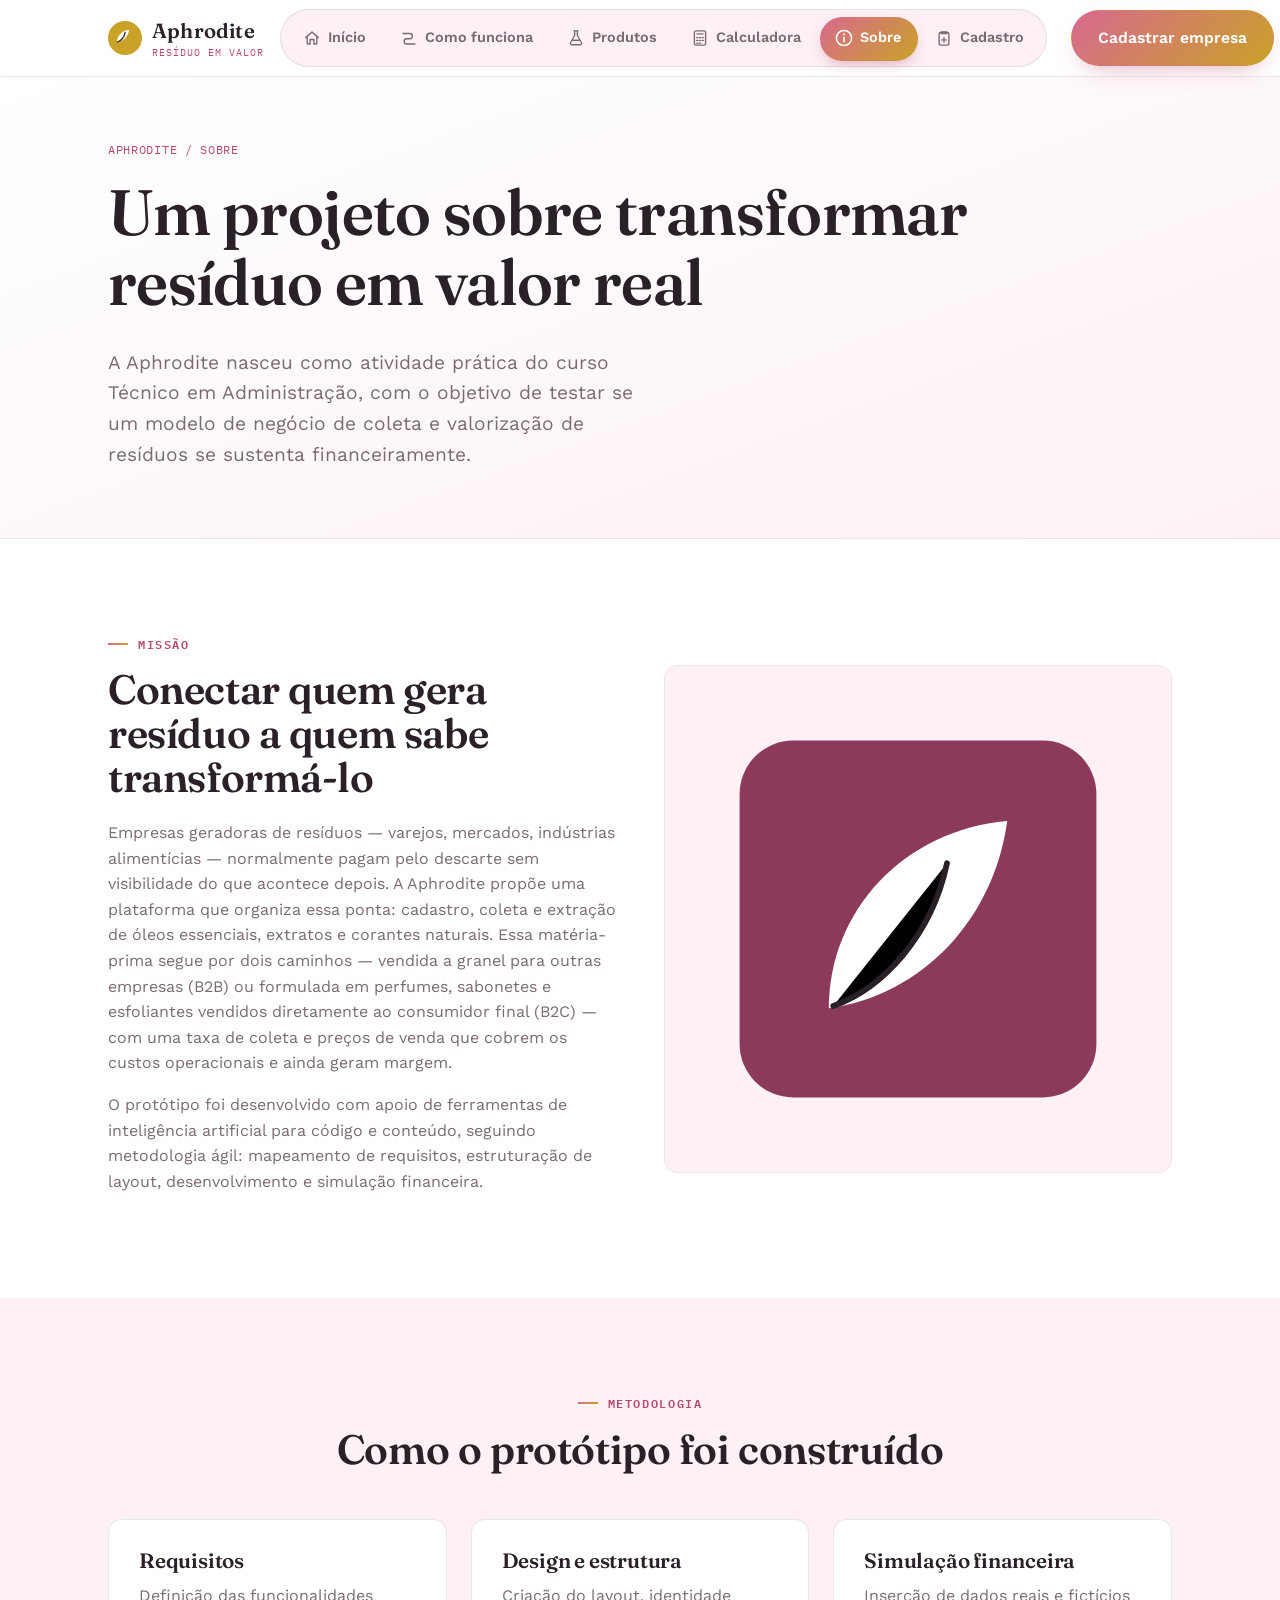
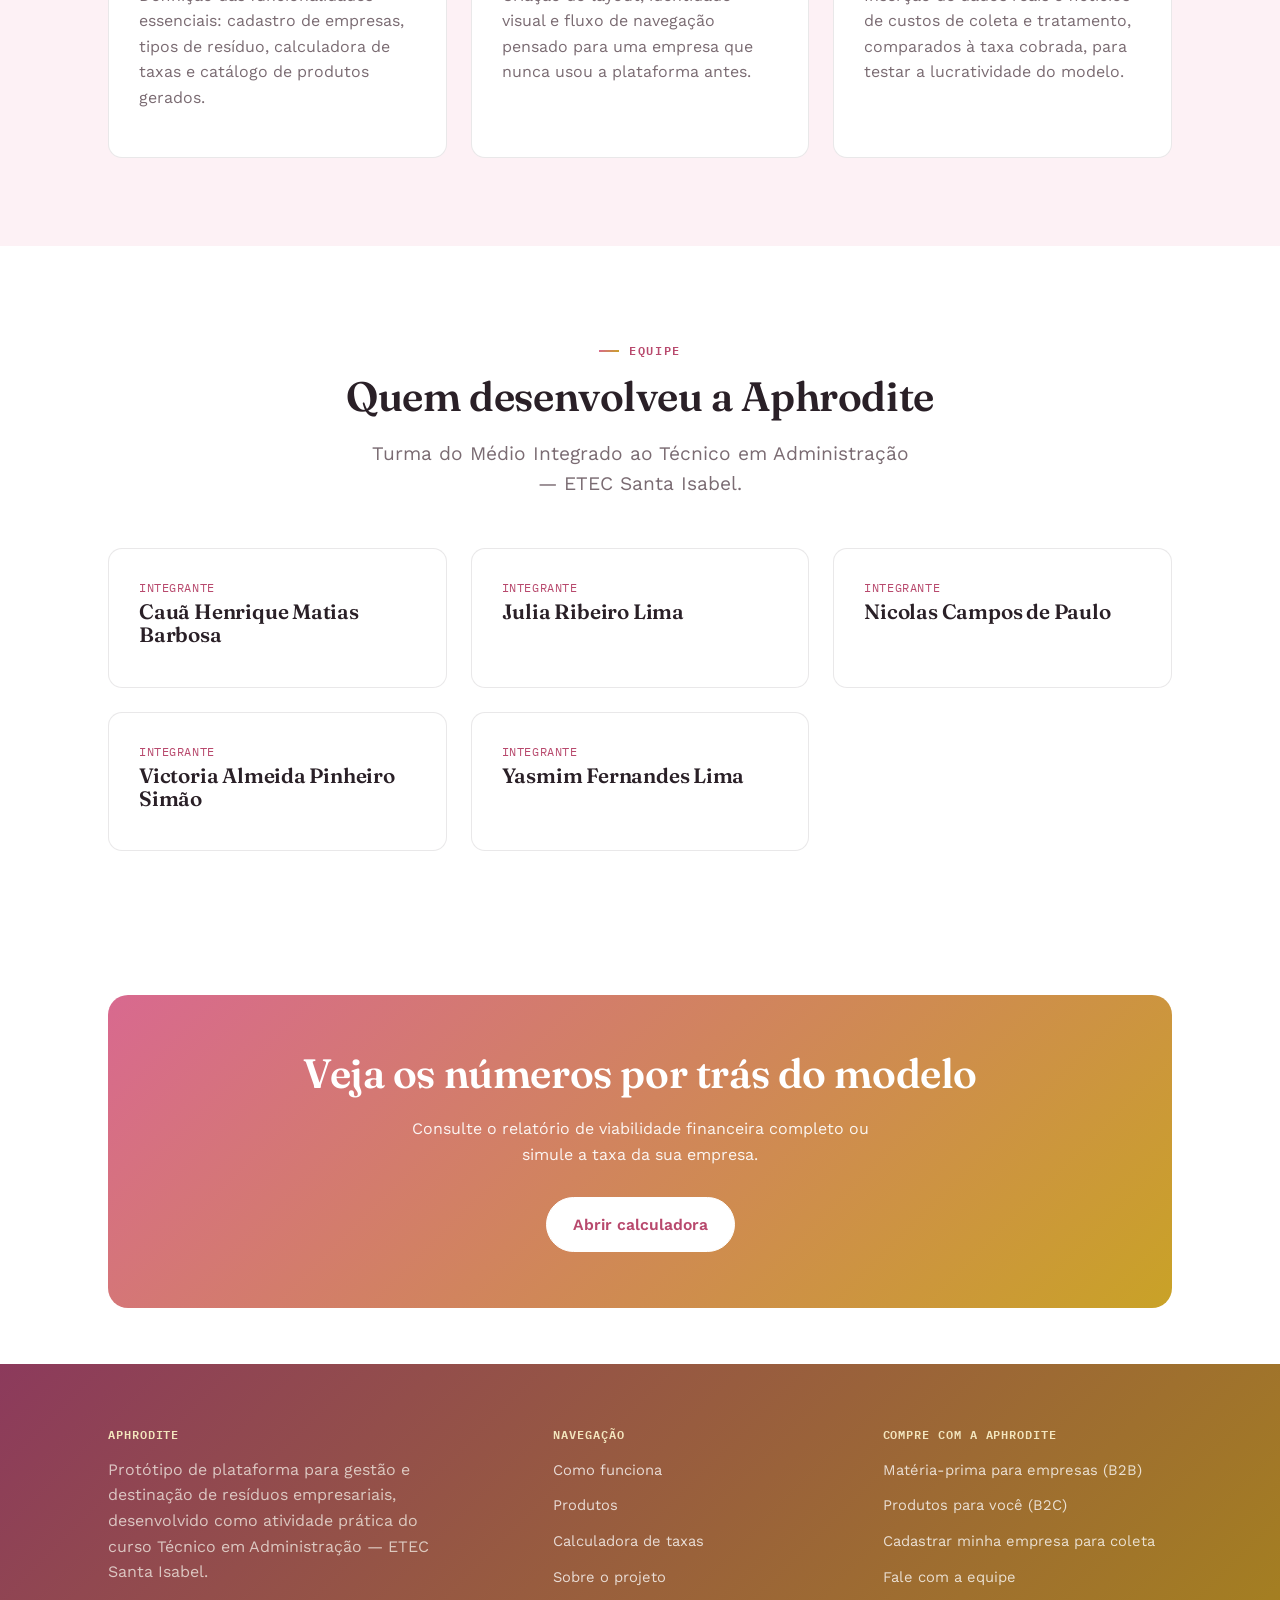
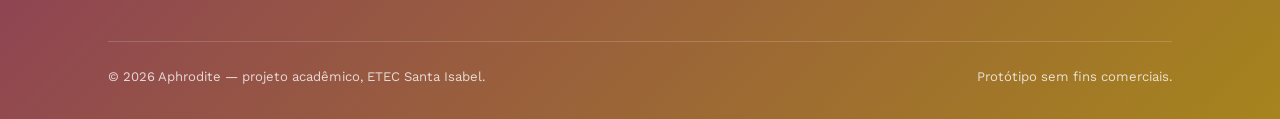
<file: sobre.html>
<!DOCTYPE html>
<html lang="pt-BR">
<head>
<meta charset="UTF-8">
<meta name="viewport" content="width=device-width, initial-scale=1.0">
<title>Sobre — Aphrodite</title>
<meta name="description" content="Conheça a missão da Aphrodite e a equipe por trás do projeto acadêmico.">
<link rel="stylesheet" href="css/style.css">
</head>
<body>
<a class="skip-link" href="#conteudo">Pular para o conteúdo</a>

<header class="site-header">
  <div class="container">
    <a class="brand" href="index.html">
      <svg class="brand-mark" viewBox="0 0 34 34" fill="none" xmlns="http://www.w3.org/2000/svg" aria-hidden="true">
        <circle cx="17" cy="17" r="17" fill="#C9A227"/>
        <path d="M9 21c0-6.5 5.2-11.8 12-12-1 6.8-5.4 11.2-12 12z" fill="#FFFFFF"/>
        <path d="M9.5 21c3.3-1.1 6.6-4.4 7.6-9.6" stroke="#2A2027" stroke-width="1.3" stroke-linecap="round"/>
      </svg>
      <span>
        <span class="brand-word">Aphrodite</span>
        <span class="brand-tag">Resíduo em valor</span>
      </span>
    </a>
    <nav class="dock-nav" aria-label="Navegação principal">
      <span class="dock-indicator" aria-hidden="true"></span>
      <a href="index.html" class="dock-item" title="Início">
        <span class="dock-icon"><svg viewBox="0 0 24 24" fill="none" stroke-linecap="round" stroke-linejoin="round"><path d="M3.5 11.5 12 4l8.5 7.5" stroke-width="1.8"/><path d="M5.5 10v9a1 1 0 0 0 1 1H9.5v-6h5v6h3a1 1 0 0 0 1-1v-9" stroke-width="1.8"/></svg></span>
        <span class="dock-text">Início</span>
      </a>
      <a href="como-funciona.html" class="dock-item" title="Como funciona">
        <span class="dock-icon"><svg viewBox="0 0 24 24" fill="none" stroke-linecap="round" stroke-linejoin="round"><path d="M4 6h9a3.5 3.5 0 0 1 0 7H9a3.5 3.5 0 0 0 0 7h11" stroke-width="1.8"/></svg></span>
        <span class="dock-text">Como funciona</span>
      </a>
      <a href="catalogo.html" class="dock-item" title="Produtos">
        <span class="dock-icon"><svg viewBox="0 0 24 24" fill="none" stroke-linecap="round" stroke-linejoin="round"><path d="M9.5 2.5h5" stroke-width="1.8"/><path d="M10.2 2.5v6.2L4.8 18a2 2 0 0 0 1.7 3h11a2 2 0 0 0 1.7-3l-5.4-9.3V2.5" stroke-width="1.8"/><path d="M7.5 15h9" stroke-width="1.8"/></svg></span>
        <span class="dock-text">Produtos</span>
      </a>
      <a href="calculadora.html" class="dock-item" title="Calculadora">
        <span class="dock-icon"><svg viewBox="0 0 24 24" fill="none" stroke-linecap="round" stroke-linejoin="round"><rect x="4.5" y="2.5" width="15" height="19" rx="2.2" stroke-width="1.8"/><path d="M8 6.5h8" stroke-width="1.8"/><path d="M7.5 11.5h1.6M11.2 11.5h1.6M14.9 11.5h1.6M7.5 15.2h1.6M11.2 15.2h1.6M14.9 15.2h1.6M7.5 18.9h1.6M11.2 18.9h1.6" stroke-width="1.8"/></svg></span>
        <span class="dock-text">Calculadora</span>
      </a>
      <a href="sobre.html" class="dock-item active" title="Sobre">
        <span class="dock-icon"><svg viewBox="0 0 24 24" fill="none" stroke-linecap="round" stroke-linejoin="round"><circle cx="12" cy="12" r="9" stroke-width="1.8"/><path d="M12 11v5.5" stroke-width="1.8"/><circle cx="12" cy="7.6" r="1.15" fill="currentColor" stroke="none"/></svg></span>
        <span class="dock-text">Sobre</span>
      </a>
      <a href="cadastro.html" class="dock-item" title="Cadastro">
        <span class="dock-icon"><svg viewBox="0 0 24 24" fill="none" stroke-linecap="round" stroke-linejoin="round"><path d="M9 4h6a1 1 0 0 1 1 1v1H8V5a1 1 0 0 1 1-1z" stroke-width="1.8"/><rect x="5.5" y="4.5" width="13" height="17" rx="2" stroke-width="1.8"/><path d="M12 11.5v6M9 14.5h6" stroke-width="1.8"/></svg></span>
        <span class="dock-text">Cadastro</span>
      </a>
    </nav>
    <a href="cadastro.html" class="btn btn-primary nav-cta">Cadastrar empresa</a>
  </div>
</header>

<main id="conteudo">

  <section class="page-hero">
    <div class="container">
      <div class="breadcrumb">Aphrodite / Sobre</div>
      <h1>Um projeto sobre transformar resíduo em valor real</h1>
      <p class="lede">A Aphrodite nasceu como atividade prática do curso Técnico em Administração, com o
        objetivo de testar se um modelo de negócio de coleta e valorização de resíduos se sustenta
        financeiramente.</p>
    </div>
  </section>

  <section>
    <div class="container two-col">
      <div>
        <span class="eyebrow">Missão</span>
        <h2>Conectar quem gera resíduo a quem sabe transformá-lo</h2>
        <p>Empresas geradoras de resíduos — varejos, mercados, indústrias alimentícias — normalmente pagam
          pelo descarte sem visibilidade do que acontece depois. A Aphrodite propõe uma plataforma que
          organiza essa ponta: cadastro, coleta e extração de óleos essenciais, extratos e corantes
          naturais. Essa matéria-prima segue por dois caminhos — vendida a granel para outras empresas
          (B2B) ou formulada em perfumes, sabonetes e esfoliantes vendidos diretamente ao consumidor final
          (B2C) — com uma taxa de coleta e preços de venda que cobrem os custos operacionais e ainda geram
          margem.</p>
        <p>O protótipo foi desenvolvido com apoio de ferramentas de inteligência artificial para código e
          conteúdo, seguindo metodologia ágil: mapeamento de requisitos, estruturação de layout,
          desenvolvimento e simulação financeira.</p>
      </div>
      <div class="card" style="padding:0; overflow:hidden;">
        <div class="product-visual" style="aspect-ratio:1/1; background:var(--bg-alt);">
          <svg viewBox="0 0 200 200" width="65%" xmlns="http://www.w3.org/2000/svg">
            <rect x="20" y="20" width="160" height="160" rx="24" fill="#8C3A5C"/>
            <path d="M60 140c0-44 34-80 80-84-6 44-38 78-80 84z" fill="#FFFFFF"/>
            <path d="M62 139c22-8 44-31 51-64" stroke="#2A2027" stroke-width="2.6" stroke-linecap="round"/>
          </svg>
        </div>
      </div>
    </div>
  </section>

  <section class="band-alt">
    <div class="container">
      <div class="section-head center">
        <span class="eyebrow">Metodologia</span>
        <h2>Como o protótipo foi construído</h2>
      </div>
      <div class="grid grid-3">
        <div class="card">
          <h3>Requisitos</h3>
          <p>Definição das funcionalidades essenciais: cadastro de empresas, tipos de resíduo, calculadora
            de taxas e catálogo de produtos gerados.</p>
        </div>
        <div class="card">
          <h3>Design e estrutura</h3>
          <p>Criação do layout, identidade visual e fluxo de navegação pensado para uma empresa que nunca
            usou a plataforma antes.</p>
        </div>
        <div class="card">
          <h3>Simulação financeira</h3>
          <p>Inserção de dados reais e fictícios de custos de coleta e tratamento, comparados à taxa
            cobrada, para testar a lucratividade do modelo.</p>
        </div>
      </div>
    </div>
  </section>

  <section id="equipe">
    <div class="container">
      <div class="section-head center">
        <span class="eyebrow">Equipe</span>
        <h2>Quem desenvolveu a Aphrodite</h2>
        <p class="lede" style="margin:0 auto;">Turma do Médio Integrado ao Técnico em Administração —
          ETEC Santa Isabel.</p>
      </div>
      <div class="grid grid-3">
        <div class="card team-card">
          <span class="role">Integrante</span>
          <h3>Cauã Henrique Matias Barbosa</h3>
        </div>
        <div class="card team-card">
          <span class="role">Integrante</span>
          <h3>Julia Ribeiro Lima</h3>
        </div>
        <div class="card team-card">
          <span class="role">Integrante</span>
          <h3>Nicolas Campos de Paulo</h3>
        </div>
        <div class="card team-card">
          <span class="role">Integrante</span>
          <h3>Victoria Almeida Pinheiro Simão</h3>
        </div>
        <div class="card team-card">
          <span class="role">Integrante</span>
          <h3>Yasmim Fernandes Lima</h3>
        </div>
      </div>
    </div>
  </section>

  <section class="tight">
    <div class="container">
      <div class="cta-band">
        <h2>Veja os números por trás do modelo</h2>
        <p>Consulte o relatório de viabilidade financeira completo ou simule a taxa da sua empresa.</p>
        <div class="hero-actions" style="justify-content:center;">
          <a href="calculadora.html" class="btn btn-outline">Abrir calculadora</a>
        </div>
      </div>
    </div>
  </section>

</main>

<footer class="site-footer">
  <div class="container">
    <div class="footer-grid">
      <div>
        <h4>Aphrodite</h4>
        <p style="max-width:34ch; color:rgba(248,247,239,0.72);">Protótipo de plataforma para gestão e
          destinação de resíduos empresariais, desenvolvido como atividade prática do curso Técnico em
          Administração — ETEC Santa Isabel.</p>
      </div>
      <div>
        <h4>Navegação</h4>
        <ul>
          <li><a href="como-funciona.html">Como funciona</a></li>
          <li><a href="catalogo.html">Produtos</a></li>
          <li><a href="calculadora.html">Calculadora de taxas</a></li>
          <li><a href="sobre.html">Sobre o projeto</a></li>
        </ul>
      </div>
      <div>
        <h4>Compre com a Aphrodite</h4>
        <ul>
          <li><a href="catalogo.html#b2b">Matéria-prima para empresas (B2B)</a></li>
          <li><a href="catalogo.html#b2c">Produtos para você (B2C)</a></li>
          <li><a href="cadastro.html">Cadastrar minha empresa para coleta</a></li>
          <li><a href="sobre.html#equipe">Fale com a equipe</a></li>
        </ul>
      </div>
    </div>
    <div class="footer-bottom">
      <span>© 2026 Aphrodite — projeto acadêmico, ETEC Santa Isabel.</span>
      <span>Protótipo sem fins comerciais.</span>
    </div>
  </div>
</footer>

<script src="js/main.js"></script>
</body>
</html>
</file>
<file: css/style.css>
/* =========================================================
   APHRODITE — folha de estilos principal
   Identidade: branco, rosa e dourado — fluido, leve, elegante.
   ========================================================= */

@import url('https://fonts.googleapis.com/css2?family=Fraunces:opsz,wght@9..144,400;9..144,500;9..144,600;9..144,700&family=Work+Sans:wght@400;500;600;700&family=IBM+Plex+Mono:wght@400;500;600&display=swap');

:root {
  --bg: #FFFFFF;
  --bg-alt: #FDF1F5;
  --bg-gold-soft: #FFF9EC;
  --paper: #FFFFFF;
  --ink: #2A2027;
  --ink-soft: #7A6B72;

  --loam: #7A2E4D;
  --loam-2: #8C3A5C;
  --moss: #C9A227;
  --marigold: #D8698F;
  --marigold-dark: #B8496D;
  --marigold-light: #F8DCE6;

  --gold: #C9A227;
  --gold-dark: #A6841D;
  --gold-light: #F3E6BE;

  --gradient-brand: linear-gradient(135deg, #D8698F 0%, #C9A227 100%);
  --gradient-deep: linear-gradient(135deg, #8C3A5C 0%, #A6841D 100%);

  --line: rgba(42, 32, 39, 0.10);
  --line-strong: rgba(42, 32, 39, 0.22);

  --font-display: 'Fraunces', Georgia, 'Times New Roman', serif;
  --font-body: 'Work Sans', 'Segoe UI', Arial, sans-serif;
  --font-mono: 'IBM Plex Mono', 'Courier New', monospace;

  --radius: 14px;
  --radius-sm: 8px;
  --container: 1120px;
  --shadow: 0 12px 32px -16px rgba(140, 58, 92, 0.28);
}

* { box-sizing: border-box; }
html { scroll-behavior: smooth; }

body {
  margin: 0;
  background: var(--bg);
  color: var(--ink);
  font-family: var(--font-body);
  font-size: 16px;
  line-height: 1.6;
  -webkit-font-smoothing: antialiased;
  overflow-x: hidden;
}

.hero .container, .two-col, .calc-layout, .grid { min-width: 0; }
.hero .container > *, .two-col > *, .calc-layout > *, .grid > * { min-width: 0; }

img, svg { display: block; max-width: 100%; }
a { color: inherit; }

h1, h2, h3, h4 {
  font-family: var(--font-display);
  font-weight: 600;
  line-height: 1.08;
  margin: 0 0 0.5em;
  letter-spacing: -0.01em;
}
h1 { font-size: clamp(2.4rem, 5vw, 4.1rem); font-weight: 600; }
h2 { font-size: clamp(1.8rem, 3.2vw, 2.6rem); }
h3 { font-size: 1.3rem; }

p { margin: 0 0 1em; color: var(--ink-soft); }
.lede { font-size: 1.2rem; color: var(--ink-soft); max-width: 46ch; }

.container { width: 100%; max-width: var(--container); margin: 0 auto; padding: 0 28px; }
section { padding: 88px 0; }
section.tight { padding: 56px 0; }

.eyebrow {
  font-family: var(--font-mono);
  text-transform: uppercase;
  letter-spacing: 0.14em;
  font-size: 0.72rem;
  color: var(--marigold-dark);
  font-weight: 600;
  display: inline-flex;
  align-items: center;
  gap: 10px;
  margin-bottom: 14px;
}
.eyebrow::before { content: ""; width: 20px; height: 2px; background: var(--gradient-brand); display: inline-block; }

/* ---------- Botões ---------- */
.btn {
  display: inline-flex; align-items: center; justify-content: center; gap: 8px;
  font-family: var(--font-body); font-weight: 600; font-size: 0.98rem;
  padding: 14px 26px; border-radius: 999px; border: 1.5px solid transparent;
  cursor: pointer; text-decoration: none;
  transition: transform 0.15s ease, box-shadow 0.15s ease, background 0.15s ease, color 0.15s ease, filter 0.15s ease;
}
.btn:focus-visible { outline: 3px solid var(--marigold-dark); outline-offset: 2px; }
.btn-primary { background: var(--gradient-brand); color: #fff; box-shadow: 0 10px 24px -12px rgba(184, 73, 109, 0.55); }
.btn-primary:hover { filter: brightness(1.06); transform: translateY(-1px); }
.btn-ghost { background: transparent; color: var(--ink); border-color: var(--line-strong); }
.btn-ghost:hover { border-color: var(--marigold-dark); color: var(--marigold-dark); }
.btn-outline { background: transparent; color: var(--ink); border-color: var(--line-strong); }
.btn-outline:hover { border-color: var(--ink); }
.btn-block { width: 100%; }
.btn[disabled] { opacity: 0.55; cursor: not-allowed; transform: none !important; }

/* ---------- Header ---------- */
.site-header {
  position: sticky; top: 0; z-index: 40;
  /* Fundo sólido (sem backdrop-filter): blur/filter em um ancestral cria um
     novo bloco de containment para descendentes "position:fixed", o que
     quebraria o dock nav fixo no rodapé em telas pequenas. */
  background: rgba(255, 255, 255, 0.97);
  color: var(--ink); border-bottom: 1px solid var(--line);
}
.site-header .container { display: flex; align-items: center; height: 76px; gap: 16px; }
.brand { display: flex; align-items: center; gap: 10px; text-decoration: none; color: var(--ink); flex-shrink: 0; }
.brand-mark { width: 34px; height: 34px; flex-shrink: 0; }
.brand-word { font-family: var(--font-display); font-size: 1.28rem; font-weight: 600; letter-spacing: 0.01em; }
.brand-tag { font-family: var(--font-mono); font-size: 0.62rem; letter-spacing: 0.1em; text-transform: uppercase; color: var(--marigold-dark); display: block; margin-top: -2px; }

/* ---------- Dock nav (barra de navegação animada) ---------- */
.dock-nav {
  position: relative; display: inline-flex; align-items: center; gap: 2px;
  padding: 6px; background: var(--bg-alt); border: 1px solid var(--line);
  border-radius: 999px; margin: 0 auto;
}
.dock-indicator {
  position: absolute; top: 0; left: 0; border-radius: 999px;
  background: var(--gradient-brand);
  box-shadow: 0 6px 16px -6px rgba(184, 73, 109, 0.55);
  opacity: 0;
  transition: transform 0.4s cubic-bezier(.65,0,.35,1), width 0.4s cubic-bezier(.65,0,.35,1),
              height 0.4s cubic-bezier(.65,0,.35,1), opacity 0.25s ease;
  z-index: 0; pointer-events: none;
}
.dock-indicator.ready { opacity: 1; }
.dock-item {
  position: relative; z-index: 1; display: flex; align-items: center; gap: 7px;
  padding: 10px 16px; border-radius: 999px; text-decoration: none;
  color: var(--ink-soft); font-weight: 600; font-size: 0.9rem; white-space: nowrap;
  transition: color 0.25s ease;
}
.dock-item .dock-icon { width: 18px; height: 18px; flex-shrink: 0; display: flex; }
.dock-item .dock-icon svg { width: 100%; height: 100%; stroke: currentColor; transition: transform 0.25s ease; }
.dock-item.active { color: var(--marigold-dark); }
.dock-item.is-lit { color: #fff; }
.dock-item.is-lit .dock-icon svg, .dock-item:hover .dock-icon svg { transform: scale(1.12); }
.dock-item:focus-visible { outline: 2px solid var(--marigold-dark); outline-offset: 2px; }

.nav-cta { margin-left: 8px; flex-shrink: 0; }

/* Faixa intermediária: a barra dock com texto + CTA não cabem confortavelmente
   lado a lado — o CTA some (já existe "Cadastro" como item da própria dock). */
@media (max-width: 1260px) and (min-width: 981px) {
  .dock-item { padding: 10px 12px; font-size: 0.86rem; }
  .dock-item .dock-icon { width: 17px; height: 17px; }
  .site-header .nav-cta { display: none; }
}

@media (max-width: 980px) {
  .dock-nav {
    position: fixed; left: 50%; bottom: 18px; transform: translateX(-50%); z-index: 50;
    background: rgba(255,255,255,0.9);
    backdrop-filter: blur(16px); -webkit-backdrop-filter: blur(16px);
    box-shadow: 0 14px 34px -14px rgba(42,32,39,0.35);
    padding: 7px;
  }
  .dock-item { padding: 11px; }
  .dock-item .dock-text { display: none; }
  .site-header .nav-cta { display: none; }
  body { padding-bottom: 78px; }
}

/* ---------- Hero ---------- */
.hero {
  background: linear-gradient(160deg, #FFFFFF 0%, #FDF1F5 55%, #FFF9EC 100%);
  color: var(--ink); position: relative; overflow: hidden; padding: 72px 0 0;
}
.hero .container { display: grid; grid-template-columns: 1.1fr 0.9fr; gap: 48px; align-items: center; padding-bottom: 64px; }
.hero h1 { color: var(--ink); }
.hero h1 em { font-style: normal; background: var(--gradient-brand); -webkit-background-clip: text; background-clip: text; color: transparent; }
.hero .lede { color: var(--ink-soft); }
.hero-actions { display: flex; gap: 14px; flex-wrap: wrap; margin-top: 30px; }
.hero-stats { display: flex; gap: 28px; margin-top: 48px; padding-top: 28px; border-top: 1px solid var(--line); flex-wrap: wrap; }
.hero-stats div strong { font-family: var(--font-display); font-size: 1.9rem; display: block; color: var(--ink); }
.hero-stats div span { font-family: var(--font-mono); font-size: 0.72rem; text-transform: uppercase; letter-spacing: 0.06em; color: var(--ink-soft); }
@media (max-width: 880px) { .hero .container { grid-template-columns: 1fr; } }

/* ---------- Ciclo Aphrodite (elemento-assinatura) ---------- */
.cycle-wrap {
  display: flex; align-items: center; justify-content: center;
  background: var(--gradient-brand); border-radius: 28px; padding: 28px; box-shadow: var(--shadow);
}
.cycle { position: relative; width: min(420px, 100%); aspect-ratio: 1 / 1; }
.cycle svg { width: 100%; height: 100%; }
.cycle-orbit-dot { transform-origin: 210px 210px; animation: orbit 14s linear infinite; }
@keyframes orbit { from { transform: rotate(0deg); } to { transform: rotate(360deg); } }
.cycle-node-label {
  font-family: var(--font-mono);
  font-size: 10.5px;
  fill: #2A2027;
  letter-spacing: 0.04em;
}
.cycle-node-num {
  font-family: var(--font-mono);
  font-size: 9px;
  fill: #B8496D;
}
@media (prefers-reduced-motion: reduce) { .cycle-orbit-dot { animation: none; } }

/* ---------- Seções gerais ---------- */
.section-head { max-width: 640px; margin: 0 auto 48px; text-align: left; }
.section-head.center { text-align: center; margin-left: auto; margin-right: auto; }
.grid { display: grid; gap: 24px; }
.grid-3 { grid-template-columns: repeat(3, 1fr); }
.grid-2 { grid-template-columns: repeat(2, 1fr); }
@media (max-width: 880px) { .grid-3, .grid-2 { grid-template-columns: 1fr; } }

.card {
  background: var(--paper); border: 1px solid var(--line); border-radius: var(--radius); padding: 30px;
  transition: transform 0.2s ease, box-shadow 0.2s ease, border-color 0.2s ease;
}
.card:hover { transform: translateY(-3px); box-shadow: var(--shadow); border-color: rgba(184,73,109,0.25); }
.card-step { position: relative; padding-top: 44px; }
.card-step .num { font-family: var(--font-mono); font-size: 0.78rem; color: var(--marigold-dark); position: absolute; top: 26px; left: 30px; letter-spacing: 0.05em; }
.card-step h3 { margin-top: 18px; }

.icon-tile { width: 52px; height: 52px; border-radius: 12px; background: var(--bg-alt); display: flex; align-items: center; justify-content: center; margin-bottom: 18px; }
.icon-tile svg { width: 26px; height: 26px; }

/* ---------- Alternating band ---------- */
.band-alt { background: var(--bg-alt); }
.band-paper { background: var(--paper); border-top: 1px solid var(--line); border-bottom: 1px solid var(--line); }
.band-loam { background: var(--gradient-deep); color: #fff; }
.band-loam h2, .band-loam h3 { color: #fff; }
.band-loam p { color: rgba(255,255,255,0.82); }

/* ---------- Tabela de resíduos ---------- */
.waste-table { width: 100%; border-collapse: collapse; background: var(--paper); border-radius: var(--radius); overflow: hidden; border: 1px solid var(--line); }
.waste-table th, .waste-table td { text-align: left; padding: 14px 18px; border-bottom: 1px solid var(--line); font-size: 0.94rem; }
.waste-table th { font-family: var(--font-mono); text-transform: uppercase; font-size: 0.72rem; letter-spacing: 0.06em; color: var(--ink-soft); background: var(--bg-alt); }
.waste-table tr:last-child td { border-bottom: none; }
.tag { display: inline-block; font-family: var(--font-mono); font-size: 0.68rem; text-transform: uppercase; letter-spacing: 0.04em; padding: 4px 9px; border-radius: 999px; }
.tag-ok { background: var(--gold-light); color: var(--gold-dark); }
.tag-no { background: #F3D9E2; color: #8C3A5C; }

/* ---------- Produtos (catálogo) ---------- */
.product-card { background: var(--paper); border: 1px solid var(--line); border-radius: var(--radius); overflow: hidden; display: flex; flex-direction: column; transition: transform 0.2s ease, box-shadow 0.2s ease; }
.product-card:hover { transform: translateY(-3px); box-shadow: var(--shadow); }
.product-visual { aspect-ratio: 4 / 3; background: var(--bg-alt); display: flex; align-items: center; justify-content: center; padding: 30px; }
.product-visual svg { width: 100%; height: 100%; }
.product-body { padding: 24px 26px 28px; flex: 1; display: flex; flex-direction: column; }
.product-price { margin-top: auto; font-family: var(--font-mono); font-size: 0.85rem; color: var(--marigold-dark); padding-top: 14px; border-top: 1px dashed var(--line-strong); }
.product-price strong { font-size: 1.15rem; color: var(--ink); }

/* ---------- Formulários ---------- */
.form-card { background: var(--paper); border: 1px solid var(--line); border-radius: var(--radius); padding: 40px; box-shadow: var(--shadow); }
.form-grid { display: grid; grid-template-columns: 1fr 1fr; gap: 20px; }
@media (max-width: 700px) { .form-grid { grid-template-columns: 1fr; } }
.field { margin-bottom: 20px; display: flex; flex-direction: column; gap: 7px; }
.field.full { grid-column: 1 / -1; }
.field label { font-family: var(--font-mono); font-size: 0.74rem; text-transform: uppercase; letter-spacing: 0.05em; color: var(--ink-soft); }
.field .hint { font-size: 0.8rem; color: var(--ink-soft); margin-top: -2px; }
input, select, textarea {
  font-family: var(--font-body); font-size: 1rem; padding: 12px 14px; border-radius: var(--radius-sm);
  border: 1.5px solid var(--line-strong); background: #fff; color: var(--ink); width: 100%;
}
input:focus, select:focus, textarea:focus { outline: none; border-color: var(--marigold); box-shadow: 0 0 0 3px rgba(216, 105, 143, 0.18); }
textarea { resize: vertical; min-height: 90px; }
fieldset { border: none; padding: 0; margin: 0 0 28px; }
legend { font-family: var(--font-display); font-size: 1.1rem; font-weight: 600; padding: 0 0 14px; }

.form-msg { margin-top: 18px; padding: 16px 18px; border-radius: var(--radius-sm); font-size: 0.94rem; display: none; }
.form-msg.show { display: block; }
.form-msg.success { background: var(--gold-light); color: #6B5411; border: 1px solid rgba(201,162,39,0.4); }
.form-msg.error { background: #F3D9E2; color: #8C3A5C; border: 1px solid rgba(140,58,92,0.35); }

/* ---------- Calculadora ---------- */
.calc-layout { display: grid; grid-template-columns: 1fr 1fr; gap: 32px; align-items: start; }
@media (max-width: 880px) { .calc-layout { grid-template-columns: 1fr; } }

.result-card { background: var(--gradient-deep); color: #fff; border-radius: var(--radius); padding: 34px; position: sticky; top: 96px; }
.result-card h3 { color: #fff; }
.result-line { display: flex; justify-content: space-between; align-items: baseline; padding: 13px 0; border-bottom: 1px solid rgba(255,255,255,0.16); font-size: 0.95rem; }
.result-line span:first-child { color: rgba(255,255,255,0.72); }
.result-line span:last-child { font-family: var(--font-mono); }
.result-total { margin-top: 8px; padding-top: 20px; display: flex; justify-content: space-between; align-items: baseline; }
.result-total .label { font-family: var(--font-mono); font-size: 0.78rem; text-transform: uppercase; letter-spacing: 0.06em; color: var(--gold-light); }
.result-total .value { font-family: var(--font-display); font-size: 2.3rem; color: #fff; }
.result-note { font-size: 0.82rem; color: rgba(255,255,255,0.65); margin-top: 18px; }

/* ---------- Footer ---------- */
.site-footer { background: var(--gradient-deep); color: rgba(255,255,255,0.78); padding: 64px 0 32px; }
.footer-grid { display: grid; grid-template-columns: 1.4fr 1fr 1fr; gap: 40px; padding-bottom: 40px; border-bottom: 1px solid rgba(255,255,255,0.16); }
@media (max-width: 700px) { .footer-grid { grid-template-columns: 1fr; } }
.footer-grid h4 { font-family: var(--font-mono); text-transform: uppercase; font-size: 0.72rem; letter-spacing: 0.08em; color: var(--gold-light); margin-bottom: 16px; }
.footer-grid ul { list-style: none; padding: 0; margin: 0; display: flex; flex-direction: column; gap: 10px; }
.footer-grid a { text-decoration: none; color: rgba(255,255,255,0.78); font-size: 0.92rem; }
.footer-grid a:hover { color: #fff; }
.footer-bottom { display: flex; justify-content: space-between; align-items: center; padding-top: 24px; font-size: 0.82rem; flex-wrap: wrap; gap: 10px; }

/* ---------- Página interna genérica ---------- */
.page-hero { background: linear-gradient(160deg, #FFFFFF 0%, #FDF1F5 100%); color: var(--ink); padding: 64px 0 48px; border-bottom: 1px solid var(--line); }
.page-hero h1 { color: var(--ink); }
.page-hero .lede { color: var(--ink-soft); }
.breadcrumb { font-family: var(--font-mono); font-size: 0.72rem; text-transform: uppercase; letter-spacing: 0.06em; color: var(--marigold-dark); margin-bottom: 18px; }

.two-col { display: grid; grid-template-columns: 1fr 1fr; gap: 48px; align-items: center; }
@media (max-width: 880px) { .two-col { grid-template-columns: 1fr; } }

.list-check { list-style: none; padding: 0; margin: 0; display: flex; flex-direction: column; gap: 14px; }
.list-check li { display: flex; gap: 12px; align-items: flex-start; color: var(--ink-soft); }
.list-check svg { flex-shrink: 0; margin-top: 3px; }

.team-card { text-align: left; }
.team-card .role { font-family: var(--font-mono); font-size: 0.72rem; text-transform: uppercase; letter-spacing: 0.05em; color: var(--marigold-dark); margin-bottom: 4px; display: block; }

.cta-band { background: var(--gradient-brand); color: #fff; border-radius: 20px; padding: 56px; text-align: center; }
.cta-band h2 { color: #fff; }
.cta-band p { color: rgba(255,255,255,0.92); margin: 0 auto 26px; max-width: 50ch; }
.cta-band .btn-ghost { border-color: rgba(255,255,255,0.6); color: #fff; }
.cta-band .btn-ghost:hover { border-color: #fff; color: #fff; }
.cta-band .btn-outline { background: #fff; color: var(--marigold-dark); border-color: #fff; }
.cta-band .btn-outline:hover { background: var(--marigold-light); }

.skip-link { position: absolute; left: -999px; top: 0; background: var(--marigold-dark); color: #fff; padding: 12px 18px; z-index: 100; }
.skip-link:focus { left: 12px; top: 12px; }
</file>
